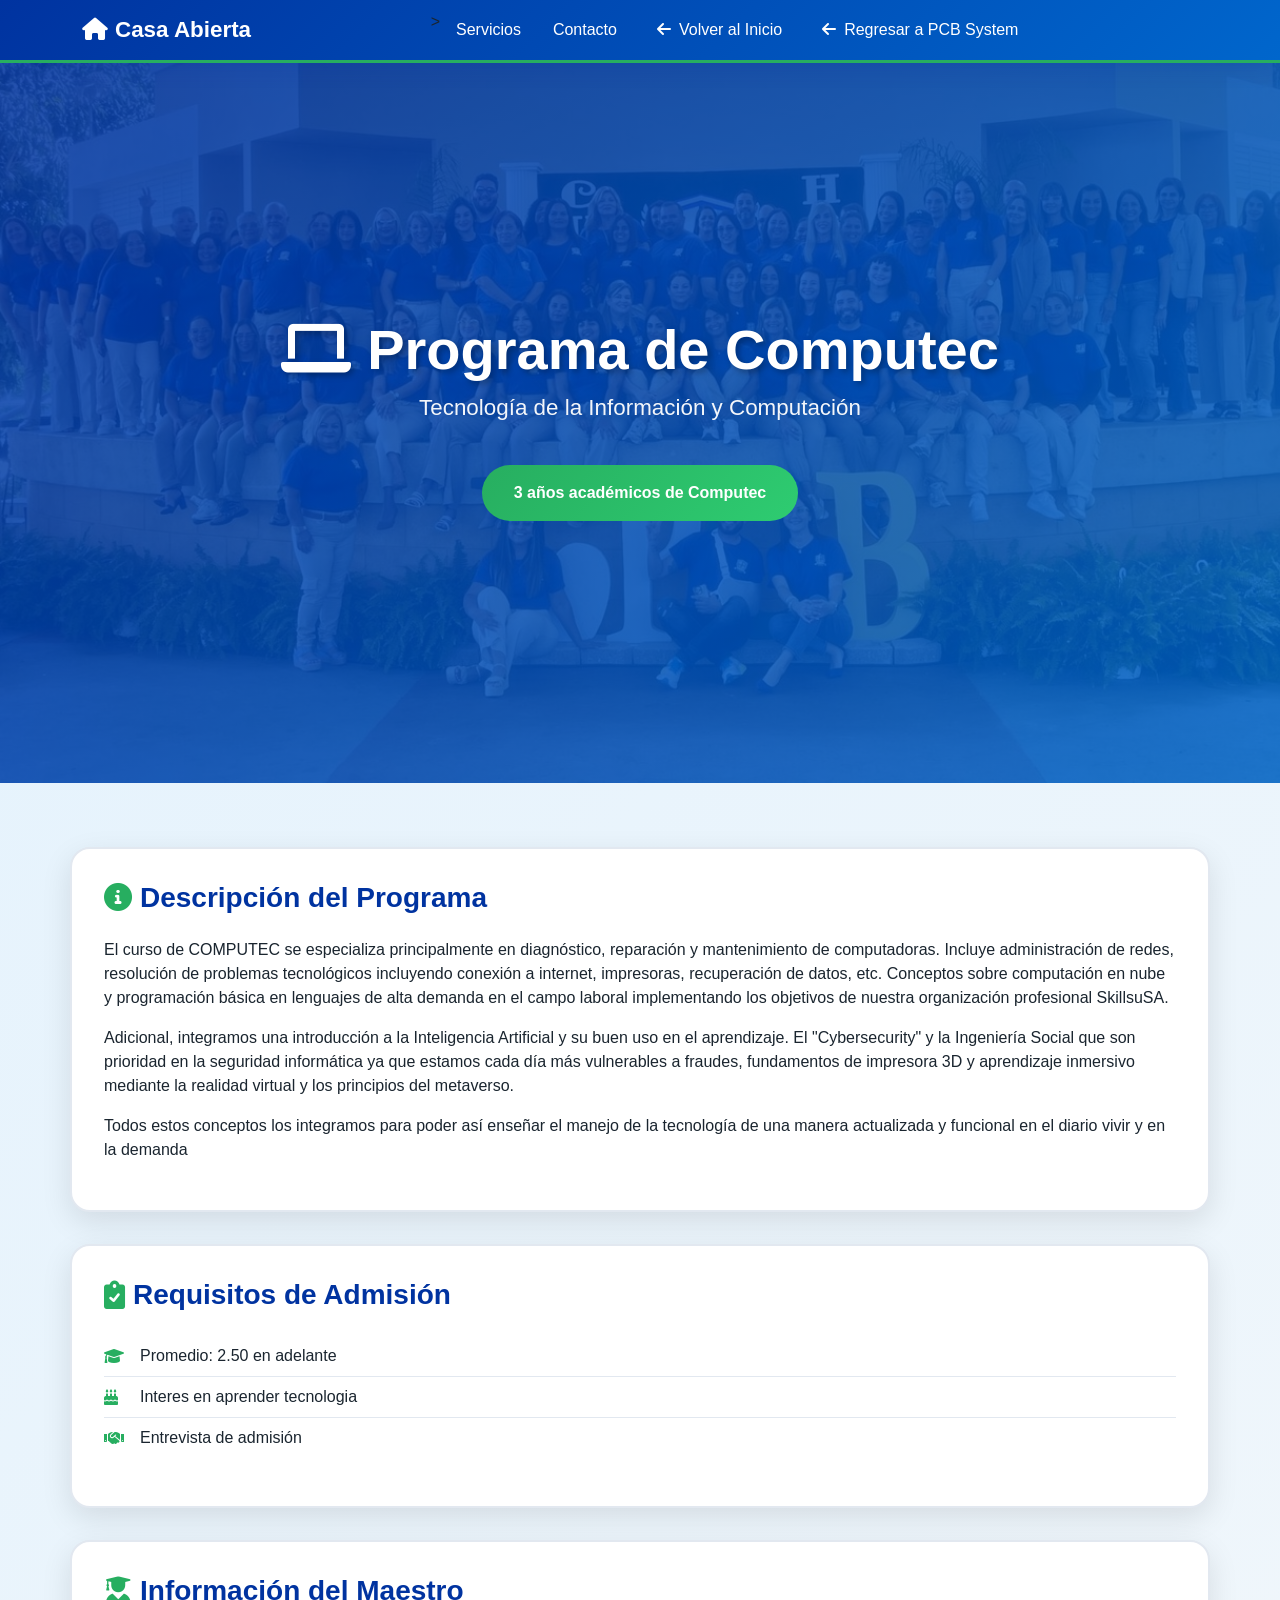
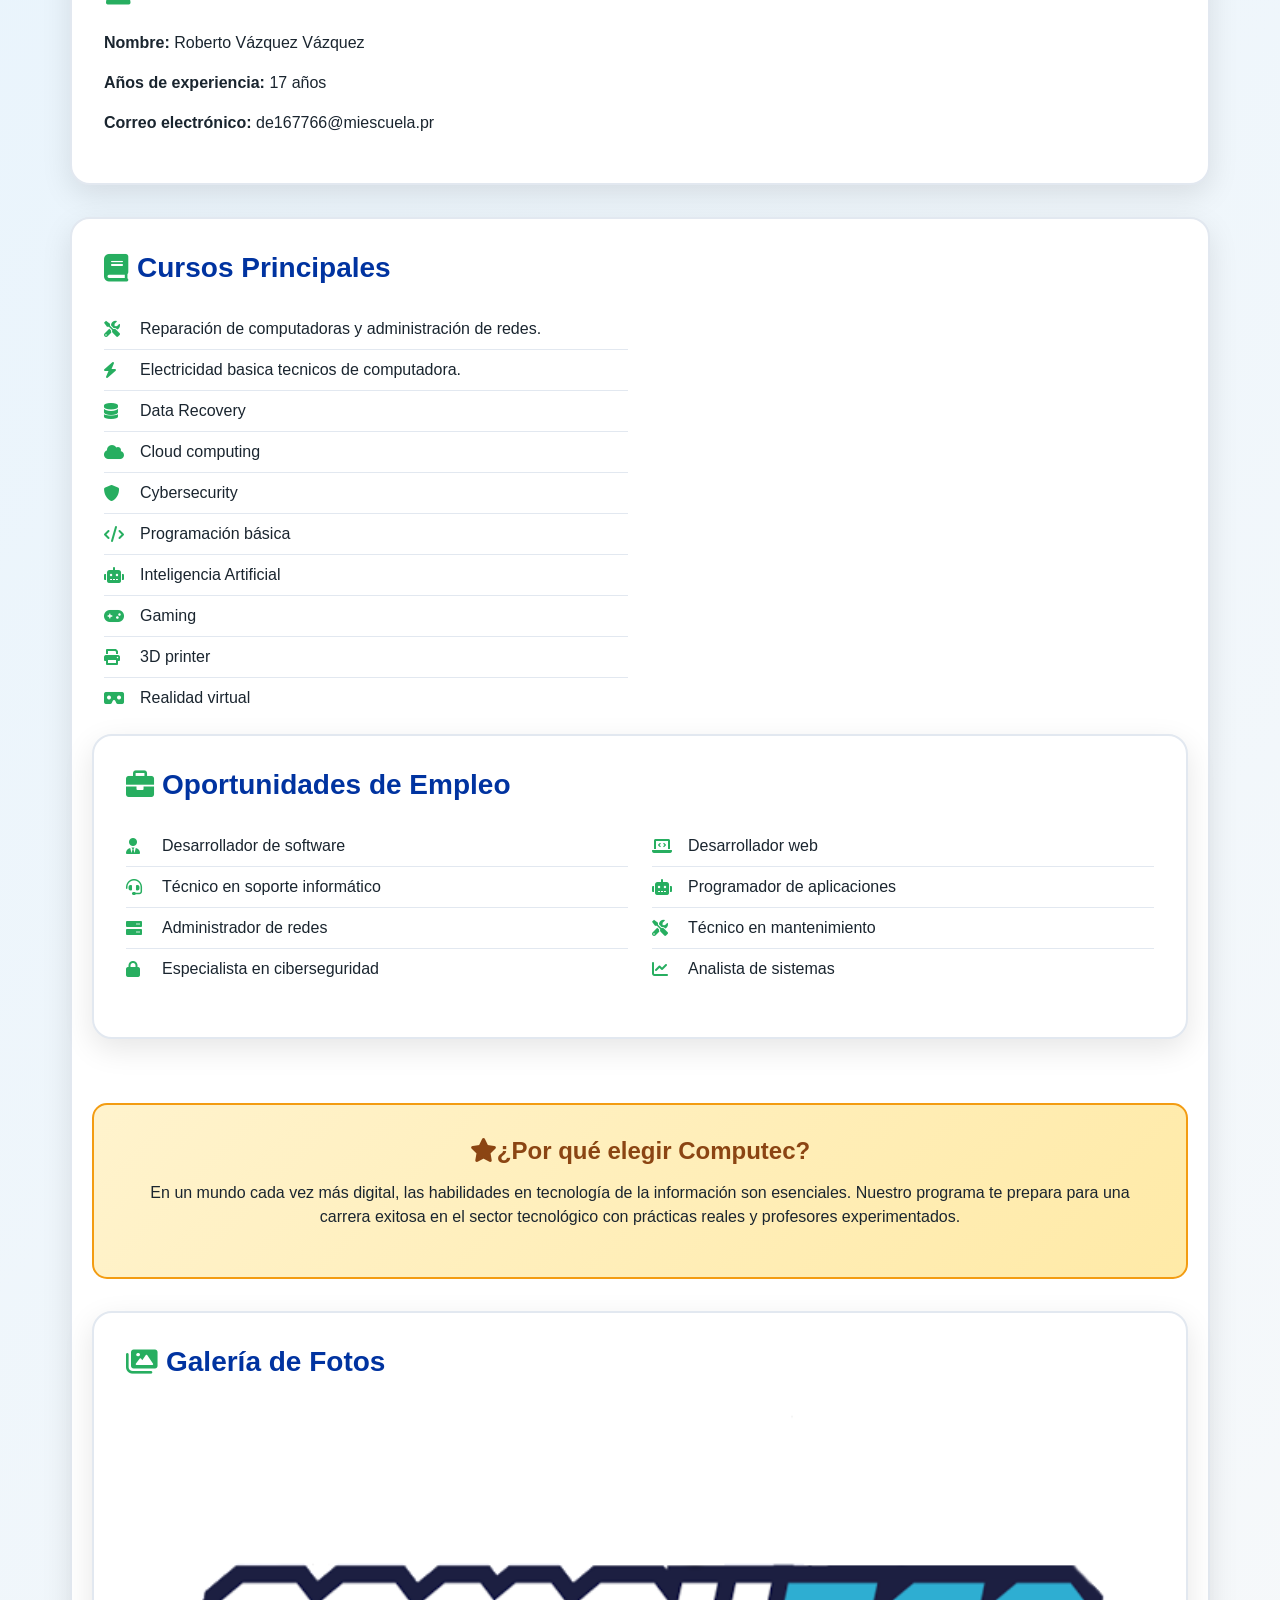
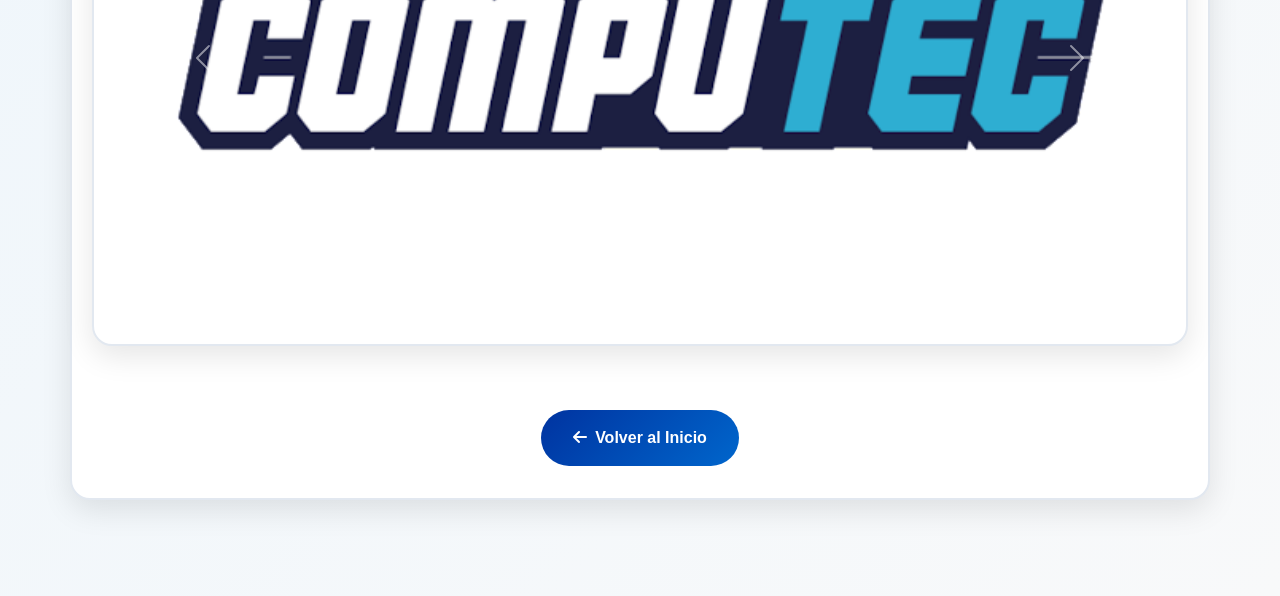
<file: computec.html>
<!DOCTYPE html>
<html lang="es">
<head>
  <meta charset="UTF-8">
  <meta name="viewport" content="width=device-width, initial-scale=1">
  <title>Computec - Casa Abierta</title>
  <link href="https://cdn.jsdelivr.net/npm/bootstrap@5.3.0/dist/css/bootstrap.min.css" rel="stylesheet">
  <link href="https://cdnjs.cloudflare.com/ajax/libs/font-awesome/6.0.0/css/all.min.css" rel="stylesheet">
  <link href="styles.css" rel="stylesheet">
</head>
<body>
  <!-- Navbar -->
  <nav class="navbar navbar-expand-lg navbar-dark">
    <div class="container">
      <a class="navbar-brand" href="index.html">
        <i class="fas fa-home me-2"></i>Casa Abierta
      </a>
      <button class="navbar-toggler" type="button" data-bs-toggle="collapse" data-bs-target="#navbarNav">
        <span class="navbar-toggler-icon"></span>
      </button>
      <div class="collapse navbar-collapse" id="navbarNav">
        <ul class="navbar-nav ms-auto">
>
          </li>
          <li class="nav-item">
            <a class="nav-link" href="index.html#servicios">Servicios</a>
          </li>
          <li class="nav-item">
            <a class="nav-link" href="index.html#contacto">Contacto</a>
          </li>
          <li class="nav-item">
            <a class="nav-link btn btn-primary text-white ms-2" href="index.html"><i class="fas fa-arrow-left me-2"></i>Volver al Inicio</a>
                   <li class="nav-item">
            <a class="nav-link btn btn-primary text-white ms-2" href="https://pcbsystempr-cyber.github.io/pcbsystem/index.html"><i class="fas fa-arrow-left me-2"></i>Regresar a PCB System</a>
          </li>
          </li>
        </ul>
      </div>
    </div>
  </nav>

  <!-- Hero Section -->
  <section class="hero">
    <div class="container">
      <h1><i class="fas fa-laptop me-3"></i>Programa de Computec</h1>
      <p class="lead">Tecnología de la Información y Computación</p>
      <button class="btn btn-outline-primary">3 años académicos de Computec</button>
    </div>
  </section>

  <!-- Content -->
  <div class="container content-section">
    <!-- Descripción -->
    <div class="info-card">
      <h3><i class="fas fa-info-circle"></i>Descripción del Programa</h3>
      <p>El curso de COMPUTEC se especializa principalmente en diagnóstico, reparación y mantenimiento de computadoras. Incluye administración de redes, resolución de problemas tecnológicos incluyendo conexión a internet, impresoras, recuperación de datos, etc. Conceptos sobre computación en nube y programación básica en lenguajes de alta demanda en el campo laboral implementando los objetivos de nuestra organización profesional SkillsuSA.

      </p>Adicional, integramos una introducción a la Inteligencia Artificial y su buen uso en el aprendizaje. El "Cybersecurity" y la Ingeniería Social que son prioridad en la seguridad informática ya que estamos cada día más vulnerables a fraudes, fundamentos de impresora 3D y aprendizaje inmersivo mediante la realidad virtual y los principios del metaverso.</p>

Todos estos conceptos los integramos para poder así enseñar el manejo de la tecnología de una manera actualizada y funcional en el diario vivir y en la demanda</p>
    </div>

    <!-- Requisitos -->
    <div class="info-card">
      <h3><i class="fas fa-clipboard-check"></i>Requisitos de Admisión</h3>
      <ul class="feature-list">
        <li><i class="fas fa-graduation-cap"></i>Promedio: 2.50 en adelante</li>
        <li><i class="fas fa-birthday-cake"></i>Interes en aprender tecnologia</li>
        <li><i class="fas fa-handshake"></i>Entrevista de admisión</li>
      </ul>
    </div>

    <!-- Información del Maestro -->
    <div class="info-card">
      <h3><i class="fas fa-user-graduate"></i>Información del Maestro</h3>
      <p><strong>Nombre:</strong> Roberto Vázquez Vázquez</p>
      <p><strong>Años de experiencia:</strong> 17 años</p>
      <p><strong>Correo electrónico:</strong> de167766@miescuela.pr</p>
    </div>

    <!-- Cursos Principales -->
    <div class="info-card">
      <h3><i class="fas fa-book"></i>Cursos Principales</h3>
      <div class="row">
        <div class="col-md-6">
          <ul class="feature-list">
            <li><i class="fas fa-tools"></i>Reparación de computadoras y administración de redes.</li>
            <li><i class="fas fa-bolt"></i>Electricidad basica tecnicos de computadora.</li>
            <li><i class="fas fa-database"></i>Data Recovery</li>
            <li><i class="fas fa-cloud"></i>Cloud computing</li>
            <li><i class="fas fa-shield-alt"></i>Cybersecurity</li>
            <li><i class="fas fa-code"></i>Programación básica</li>
            <li><i class="fas fa-robot"></i>Inteligencia Artificial</li>
            <li><i class="fas fa-gamepad"></i>Gaming</li>
            <li><i class="fas fa-print"></i>3D printer</li>
            <li><i class="fas fa-vr-cardboard"></i>Realidad virtual</li>
          </ul>
        </div>
       
    <!-- Oportunidades de Empleo -->
    <div class="info-card">
      <h3><i class="fas fa-briefcase"></i>Oportunidades de Empleo</h3>
      <div class="row">
        <div class="col-md-6">
          <ul class="feature-list">
            <li><i class="fas fa-user-tie"></i>Desarrollador de software</li>
            <li><i class="fas fa-headset"></i>Técnico en soporte informático</li>
            <li><i class="fas fa-server"></i>Administrador de redes</li>
            <li><i class="fas fa-lock"></i>Especialista en ciberseguridad</li>
          </ul>
        </div>
        <div class="col-md-6">
          <ul class="feature-list">
            <li><i class="fas fa-laptop-code"></i>Desarrollador web</li>
            <li><i class="fas fa-robot"></i>Programador de aplicaciones</li>
            <li><i class="fas fa-tools"></i>Técnico en mantenimiento</li>
            <li><i class="fas fa-chart-line"></i>Analista de sistemas</li>
          </ul>
        </div>
      </div>
    </div>

    <!-- Highlight Box -->
    <div class="highlight-box">
      <h4><i class="fas fa-star"></i>¿Por qué elegir Computec?</h4>
      <p>En un mundo cada vez más digital, las habilidades en tecnología de la información son esenciales. Nuestro programa te prepara para una carrera exitosa en el sector tecnológico con prácticas reales y profesores experimentados.</p>
    </div>

    

    <!-- Gallery Slideshow -->
    <div class="info-card">
      <h3><i class="fas fa-images"></i> Galería de Fotos</h3>
      <div id="computecCarousel" class="carousel slide" data-bs-ride="carousel" data-bs-interval="3000">
        <div class="carousel-indicators">
          <button type="button" data-bs-target="#computecCarousel" data-bs-slide-to="0" class="active"></button>
          <button type="button" data-bs-target="#computecCarousel" data-bs-slide-to="1"></button>
          <button type="button" data-bs-target="#computecCarousel" data-bs-slide-to="2"></button>
          <button type="button" data-bs-target="#computecCarousel" data-bs-slide-to="3"></button>
          <button type="button" data-bs-target="#computecCarousel" data-bs-slide-to="4"></button>
          <button type="button" data-bs-target="#computecCarousel" data-bs-slide-to="5"></button>
          <button type="button" data-bs-target="#computecCarousel" data-bs-slide-to="6"></button>
          <button type="button" data-bs-target="#computecCarousel" data-bs-slide-to="7"></button>
          <button type="button" data-bs-target="#computecCarousel" data-bs-slide-to="8"></button>
          <button type="button" data-bs-target="#computecCarousel" data-bs-slide-to="9"></button>
          <button type="button" data-bs-target="#computecCarousel" data-bs-slide-to="10"></button>
          <button type="button" data-bs-target="#computecCarousel" data-bs-slide-to="11"></button>
          <button type="button" data-bs-target="#computecCarousel" data-bs-slide-to="12"></button>
          <button type="button" data-bs-target="#computecCarousel" data-bs-slide-to="13"></button>
          
        </div>
        <div class="carousel-inner">
          <div class="carousel-item active">
            <img src="LogoLimpio4.png" class="d-block w-100" alt="Computec - Imagen 1">
          </div>
          <div class="carousel-item">
            <img src="images17.jpeg" class="d-block w-100" alt="Computec - Imagen 2">
          </div>
          <div class="carousel-item">
            <img src="images15.jpeg" class="d-block w-100" alt="Computec - Imagen 3">
          </div>
          <div class="carousel-item">
            <img src="images13.jpeg" class="d-block w-100" alt="Computec - Imagen 4">
          </div>
          <div class="carousel-item">
            <img src="images16.jpeg" class="d-block w-100" alt="Computec - Imagen 5">
          </div>
          <div class="carousel-item">
            <img src="images12.jpeg" class="d-block w-100" alt="Computec - Imagen 6">
          </div>
          <div class="carousel-item">
            <img src="images22.jpeg" class="d-block w-100" alt="Computec - Imagen 7">
          </div>
          <div class="carousel-item">
            <img src="images23.jpeg" class="d-block w-100" alt="Computec - Imagen 8">
          </div>
          <div class="carousel-item">
            <img src="images21.jpeg" class="d-block w-100" alt="Computec - Imagen 9">
          </div>
          <div class="carousel-item">
            <img src="images20.jpeg" class="d-block w-100" alt="Computec - Imagen 10">
          </div>
           <div class="carousel-item">
            <img src="images24.jpeg" class="d-block w-100" alt="Computec - Imagen 11">
          </div>
           <div class="carousel-item">
            <img src="images25.jpeg" class="d-block w-100" alt="Computec - Imagen 12">
          </div>
           <div class="carousel-item">
            <img src="images2.jpeg" class="d-block w-100" alt="Computec - Imagen 13">
          </div>
           <div class="carousel-item">
            <img src="images19.jpeg" class="d-block w-100" alt="Computec - Imagen 14">
          </div>
           <div class="carousel-item">
            <img src="images18.jpeg" class="d-block w-100" alt="Computec - Imagen 15">
          </div>
        </div>
        <button class="carousel-control-prev" type="button" data-bs-target="#computecCarousel" data-bs-slide="prev">
          <span class="carousel-control-prev-icon"></span>
          <span class="visually-hidden">Anterior</span>
        </button>
        <button class="carousel-control-next" type="button" data-bs-target="#computecCarousel" data-bs-slide="next">
          <span class="carousel-control-next-icon"></span>
          <span class="visually-hidden">Siguiente</span>
        </button>
      </div>
    </div>

    <!-- Back Button -->
    <div class="text-center">
      <a href="index.html" class="btn-back">
        <i class="fas fa-arrow-left me-2"></i>Volver al Inicio
      </a>
    </div>
  </div>

  <script src="https://cdn.jsdelivr.net/npm/bootstrap@5.3.0/dist/js/bootstrap.bundle.min.js"></script>
</body>
</html>
</file>
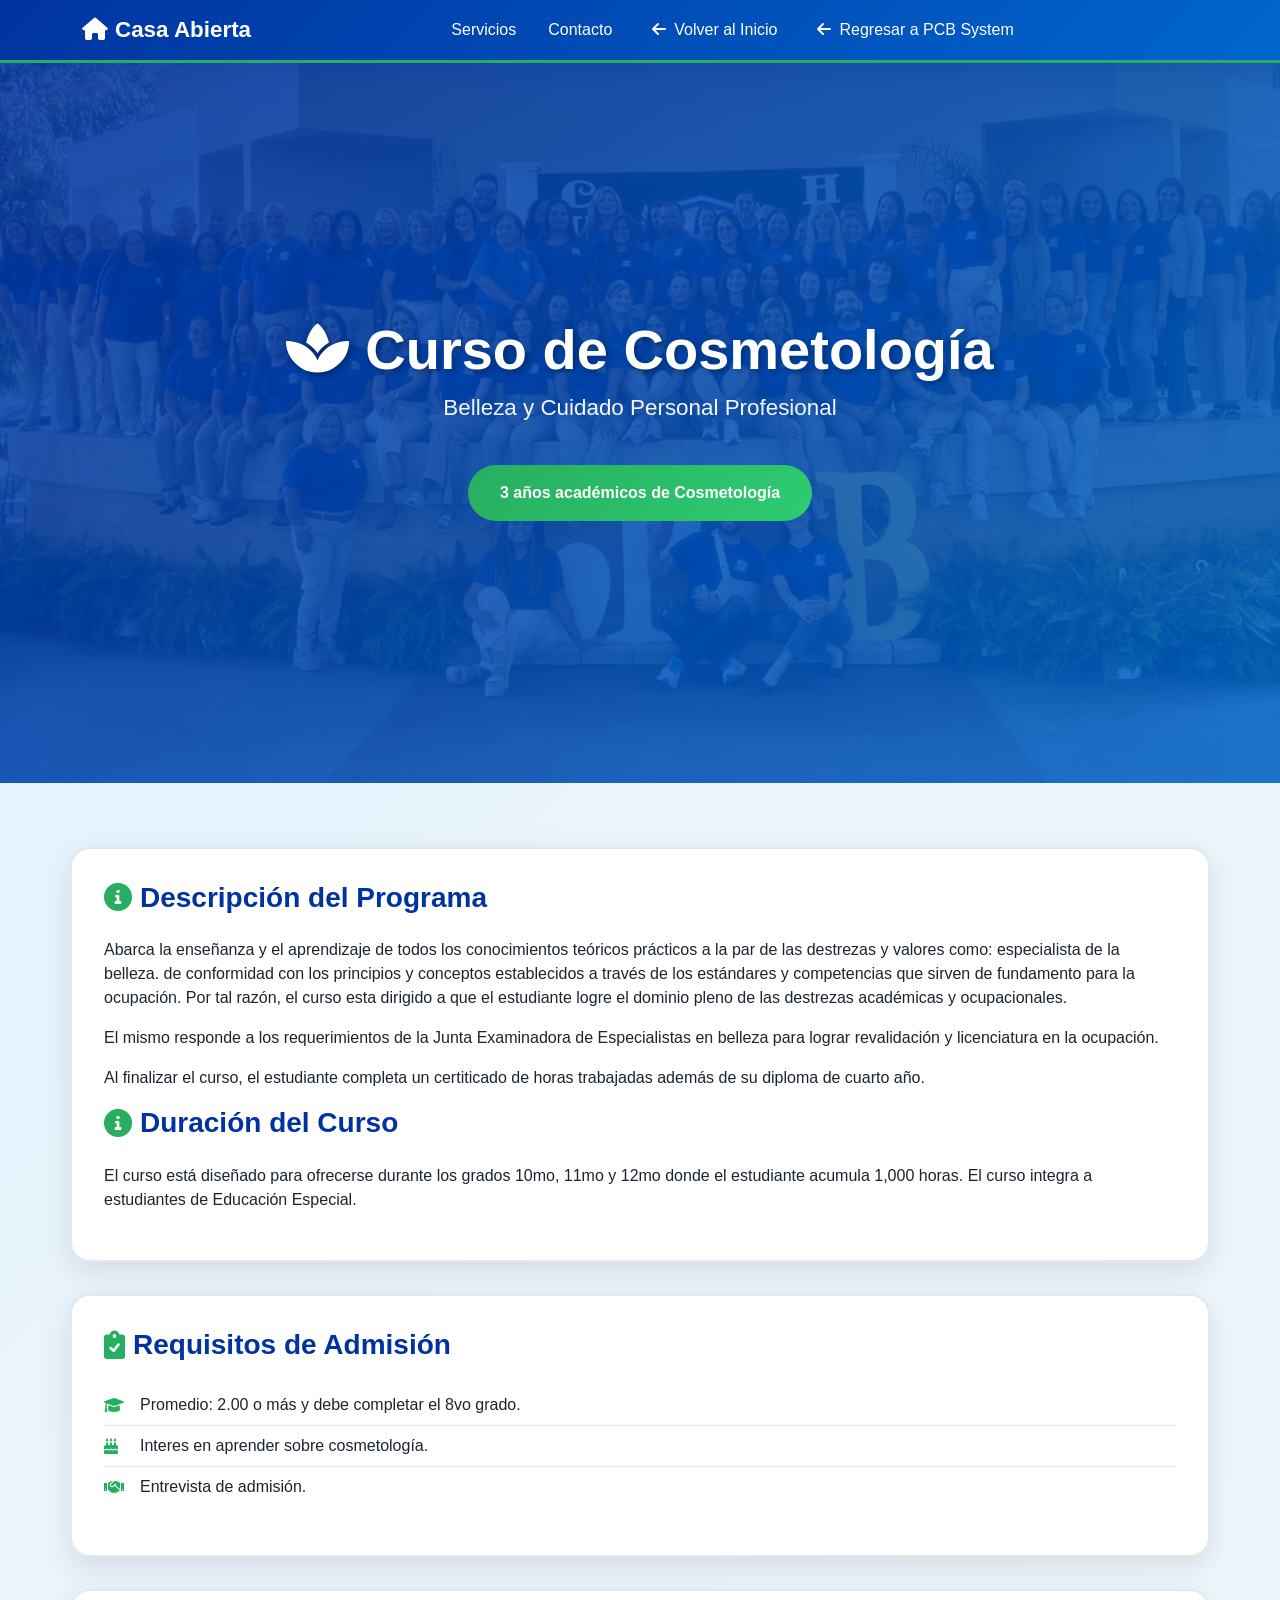
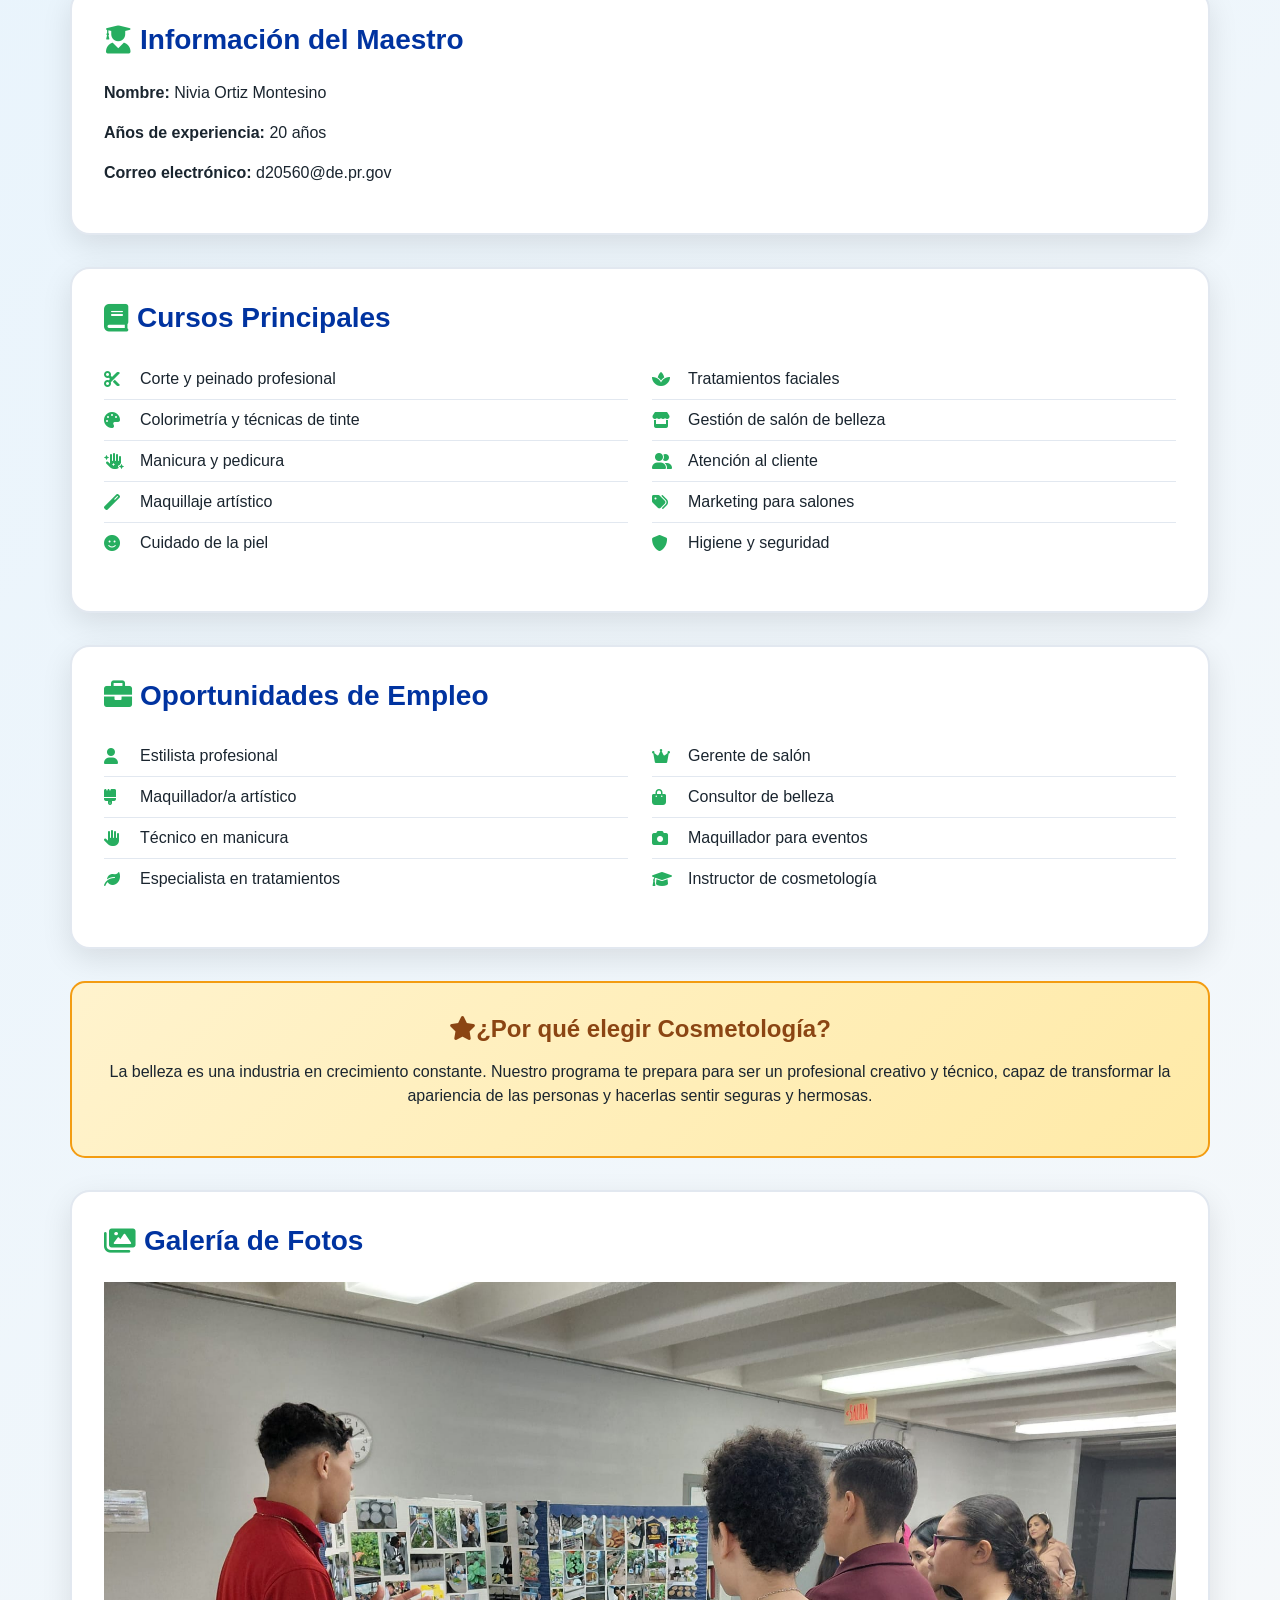
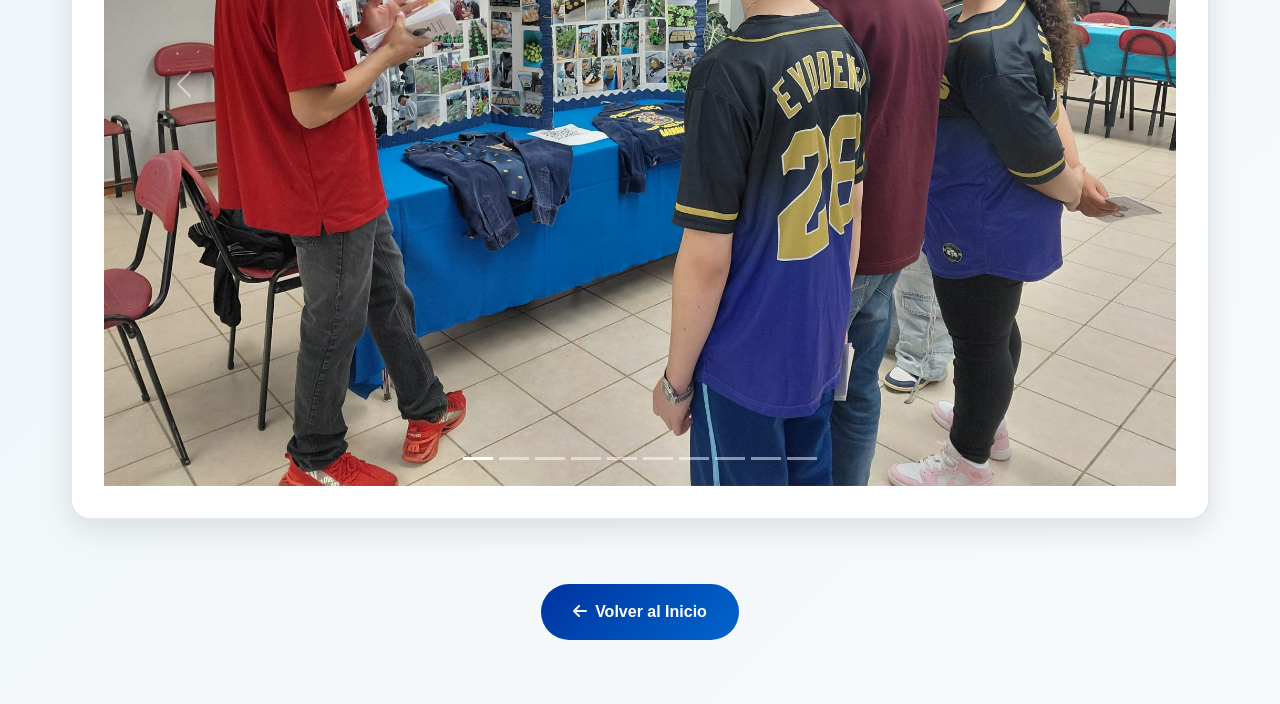
<file: cosmetologia.html>
<!DOCTYPE html>
<html lang="es">
<head>
  <meta charset="UTF-8">
  <meta name="viewport" content="width=device-width, initial-scale=1">
  <title>Cosmetología - Casa Abierta</title>
  <link href="https://cdn.jsdelivr.net/npm/bootstrap@5.3.0/dist/css/bootstrap.min.css" rel="stylesheet">
  <link href="https://cdnjs.cloudflare.com/ajax/libs/font-awesome/6.0.0/css/all.min.css" rel="stylesheet">
  <link href="styles.css" rel="stylesheet">
</head>
<body>
  <!-- Navbar -->
  <nav class="navbar navbar-expand-lg navbar-dark">
    <div class="container">
      <a class="navbar-brand" href="index.html">
        <i class="fas fa-home me-2"></i>Casa Abierta
      </a>
      <button class="navbar-toggler" type="button" data-bs-toggle="collapse" data-bs-target="#navbarNav">
        <span class="navbar-toggler-icon"></span>
      </button>
      <div class="collapse navbar-collapse" id="navbarNav">
        <ul class="navbar-nav ms-auto">

          <li class="nav-item">
            <a class="nav-link" href="index.html#servicios">Servicios</a>
          </li>
          <li class="nav-item">
            <a class="nav-link" href="index.html#contacto">Contacto</a>
          </li>
          <li class="nav-item">
            <a class="nav-link btn btn-primary text-white ms-2" href="index.html"><i class="fas fa-arrow-left me-2"></i>Volver al Inicio</a>
          </li>
                 <li class="nav-item">
            <a class="nav-link btn btn-primary text-white ms-2" href="https://pcbsystempr-cyber.github.io/pcbsystem/index.html"><i class="fas fa-arrow-left me-2"></i>Regresar a PCB System</a>
          </li>
        </ul>
      </div>
    </div>
  </nav>

  <!-- Hero Section -->
  <section class="hero">
    <div class="container">
      <h1><i class="fas fa-spa me-3"></i>Curso de Cosmetología</h1>
      <p class="lead">Belleza y Cuidado Personal Profesional</p>
      <button class="btn btn-outline-primary">3 años académicos de Cosmetología</button>
    </div>
  </section>

  <!-- Content -->
  <div class="container content-section">
    <!-- Descripción -->
    <div class="info-card">
      <h3><i class="fas fa-info-circle"></i>Descripción del Programa</h3>
      <p>Abarca la enseñanza y el aprendizaje de todos los conocimientos teóricos
prácticos a la par de las destrezas y valores como: especialista de la belleza. de conformidad con los principios y conceptos establecidos a través de los estándares y competencias que sirven de fundamento para la ocupación.
Por tal razón, el curso esta dirigido a que el estudiante logre el dominio pleno de las destrezas académicas y ocupacionales. </p>

<p>El mismo responde a los requerimientos de la Junta Examinadora de
Especialistas en belleza para lograr revalidación y licenciatura en la ocupación.</p>
Al finalizar el curso, el estudiante completa un certiticado de horas trabajadas además de su diploma de cuarto año.</p>

  <h3><i class="fas fa-info-circle"></i>Duración del Curso</h3>
<p>El curso está diseñado para ofrecerse durante los grados 10mo, 11mo y 12mo donde el estudiante acumula 1,000 horas. El curso integra a estudiantes de Educación Especial.</p>
    </div>

     <!-- Requisitos -->
    <div class="info-card">
      <h3><i class="fas fa-clipboard-check"></i>Requisitos de Admisión</h3>
      <ul class="feature-list">
        <li><i class="fas fa-graduation-cap"></i>Promedio: 2.00 o más y debe completar el 8vo grado.</li>
        <li><i class="fas fa-birthday-cake"></i>Interes en aprender sobre cosmetología.</li>
        <li><i class="fas fa-handshake"></i>Entrevista de admisión.</li>
      </ul>
    </div>

    <!-- Información del Maestro -->
    <div class="info-card">
      <h3><i class="fas fa-user-graduate"></i>Información del Maestro</h3>
      <p><strong>Nombre:</strong> Nivia Ortiz Montesino</p>
      <p><strong>Años de experiencia:</strong> 20 años</p>
      <p><strong>Correo electrónico:</strong> d20560@de.pr.gov</p>
    </div>

    <!-- Cursos Principales -->
    <div class="info-card">
      <h3><i class="fas fa-book"></i>Cursos Principales</h3>
      <div class="row">
        <div class="col-md-6">
          <ul class="feature-list">
            <li><i class="fas fa-cut"></i>Corte y peinado profesional</li>
            <li><i class="fas fa-palette"></i>Colorimetría y técnicas de tinte</li>
            <li><i class="fas fa-hand-sparkles"></i>Manicura y pedicura</li>
            <li><i class="fas fa-magic"></i>Maquillaje artístico</li>
            <li><i class="fas fa-smile"></i>Cuidado de la piel</li>
          </ul>
        </div>
        <div class="col-md-6">
          <ul class="feature-list">
            <li><i class="fas fa-spa"></i>Tratamientos faciales</li>
            <li><i class="fas fa-store"></i>Gestión de salón de belleza</li>
            <li><i class="fas fa-user-friends"></i>Atención al cliente</li>
            <li><i class="fas fa-tags"></i>Marketing para salones</li>
            <li><i class="fas fa-shield-alt"></i>Higiene y seguridad</li>
          </ul>
        </div>
      </div>
    </div>

    <!-- Oportunidades de Empleo -->
    <div class="info-card">
      <h3><i class="fas fa-briefcase"></i>Oportunidades de Empleo</h3>
      <div class="row">
        <div class="col-md-6">
          <ul class="feature-list">
            <li><i class="fas fa-user"></i>Estilista profesional</li>
            <li><i class="fas fa-brush"></i>Maquillador/a artístico</li>
            <li><i class="fas fa-hand-paper"></i>Técnico en manicura</li>
            <li><i class="fas fa-leaf"></i>Especialista en tratamientos</li>
          </ul>
        </div>
        <div class="col-md-6">
          <ul class="feature-list">
            <li><i class="fas fa-crown"></i>Gerente de salón</li>
            <li><i class="fas fa-shopping-bag"></i>Consultor de belleza</li>
            <li><i class="fas fa-camera"></i>Maquillador para eventos</li>
            <li><i class="fas fa-graduation-cap"></i>Instructor de cosmetología</li>
          </ul>
        </div>
      </div>
    </div>

    <!-- Highlight Box -->
    <div class="highlight-box">
      <h4><i class="fas fa-star"></i>¿Por qué elegir Cosmetología?</h4>
      <p>La belleza es una industria en crecimiento constante. Nuestro programa te prepara para ser un profesional creativo y técnico, capaz de transformar la apariencia de las personas y hacerlas sentir seguras y hermosas.</p>
    </div>

   

    <!-- Gallery Slideshow -->
    <div class="info-card">
      <h3><i class="fas fa-images"></i> Galería de Fotos</h3>
      <div id="cosmetologiaCarousel" class="carousel slide" data-bs-ride="carousel" data-bs-interval="3000">
        <div class="carousel-indicators">
          <button type="button" data-bs-target="#cosmetologiaCarousel" data-bs-slide-to="0" class="active"></button>
          <button type="button" data-bs-target="#cosmetologiaCarousel" data-bs-slide-to="1"></button>
          <button type="button" data-bs-target="#cosmetologiaCarousel" data-bs-slide-to="2"></button>
          <button type="button" data-bs-target="#cosmetologiaCarousel" data-bs-slide-to="3"></button>
          <button type="button" data-bs-target="#cosmetologiaCarousel" data-bs-slide-to="4"></button>
          <button type="button" data-bs-target="#cosmetologiaCarousel" data-bs-slide-to="5"></button>
          <button type="button" data-bs-target="#cosmetologiaCarousel" data-bs-slide-to="6"></button>
          <button type="button" data-bs-target="#cosmetologiaCarousel" data-bs-slide-to="7"></button>
          <button type="button" data-bs-target="#cosmetologiaCarousel" data-bs-slide-to="8"></button>
          <button type="button" data-bs-target="#cosmetologiaCarousel" data-bs-slide-to="9"></button>
        </div>
        <div class="carousel-inner">
          <div class="carousel-item active">
            <img src="images3.jpeg" class="d-block w-100" alt="Cosmetología - Imagen 1">
          </div>
          <div class="carousel-item">
            <img src="images1.jpeg" class="d-block w-100" alt="Cosmetología - Imagen 2">
          </div>
          <div class="carousel-item">
            <img src="images4.jpeg" class="d-block w-100" alt="Cosmetología - Imagen 3">
          </div>
          <div class="carousel-item">
            <img src="images6.jpeg" class="d-block w-100" alt="Cosmetología - Imagen 4">
          </div>
          <div class="carousel-item">
            <img src="images7.jpeg" class="d-block w-100" alt="Cosmetología - Imagen 5">
          </div>
          <div class="carousel-item">
            <img src="images8.jpeg" class="d-block w-100" alt="Cosmetología - Imagen 6">
          </div>
          <div class="carousel-item">
            <img src="images9.jpeg" class="d-block w-100" alt="Cosmetología - Imagen 7">
          </div>
          <div class="carousel-item">
            <img src="images10.jpeg" class="d-block w-100" alt="Cosmetología - Imagen 8">
          </div>
          <div class="carousel-item">
            <img src="images13.jpeg" class="d-block w-100" alt="Cosmetología - Imagen 9">
          </div>
          <div class="carousel-item">
            <img src="images14.jpeg" class="d-block w-100" alt="Cosmetología - Imagen 10">
          </div>
        </div>
        <button class="carousel-control-prev" type="button" data-bs-target="#cosmetologiaCarousel" data-bs-slide="prev">
          <span class="carousel-control-prev-icon"></span>
          <span class="visually-hidden">Anterior</span>
        </button>
        <button class="carousel-control-next" type="button" data-bs-target="#cosmetologiaCarousel" data-bs-slide="next">
          <span class="carousel-control-next-icon"></span>
          <span class="visually-hidden">Siguiente</span>
        </button>
      </div>
    </div>

    <!-- Back Button -->
    <div class="text-center">
      <a href="index.html" class="btn-back">
        <i class="fas fa-arrow-left me-2"></i>Volver al Inicio
      </a>
    </div>
  </div>

  <script src="https://cdn.jsdelivr.net/npm/bootstrap@5.3.0/dist/js/bootstrap.bundle.min.js"></script>
</body>
</html>
</file>
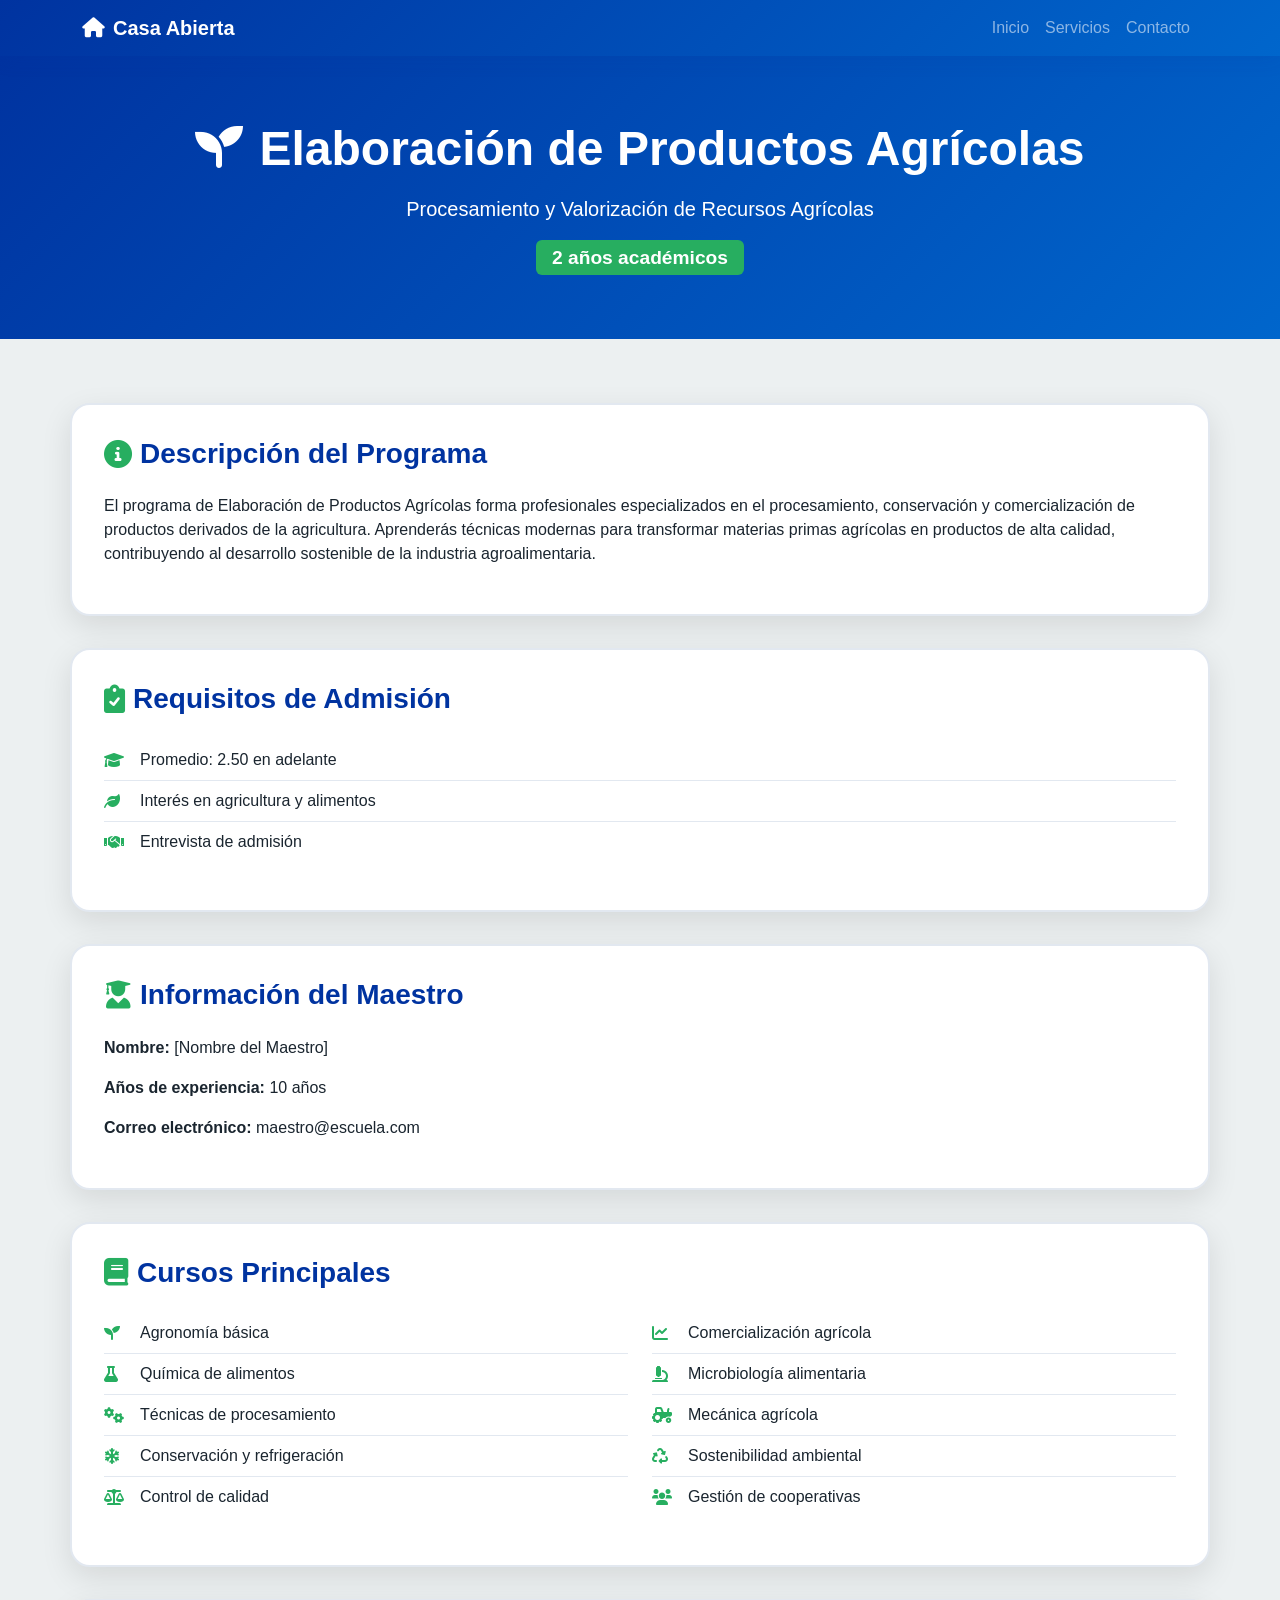
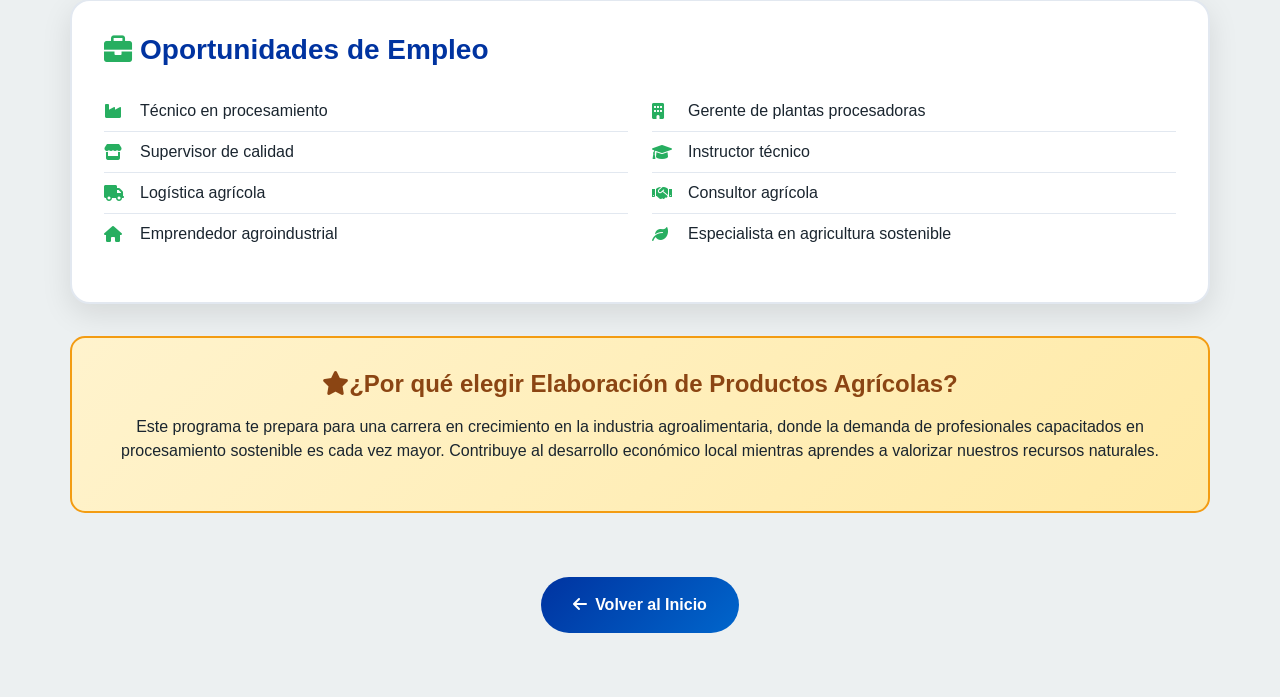
<file: elaboracion-agricola.html>
<!DOCTYPE html>
<html lang="es">
<head>
  <meta charset="UTF-8">
  <meta name="viewport" content="width=device-width, initial-scale=1">
  <title>Elaboración de Productos Agrícolas - Casa Abierta</title>
  <link href="https://cdn.jsdelivr.net/npm/bootstrap@5.3.0/dist/css/bootstrap.min.css" rel="stylesheet">
  <link href="https://cdnjs.cloudflare.com/ajax/libs/font-awesome/6.0.0/css/all.min.css" rel="stylesheet">
  <style>
    :root {
      --primary-color: #0033A0;
      --secondary-color: #0066CC;
      --accent-color: #27AE60;
      --dark-color: #1A252F;
      --light-color: #ECF0F1;
    }

    body {
      font-family: 'Segoe UI', Tahoma, Geneva, Verdana, sans-serif;
      background: var(--light-color);
      color: var(--dark-color);
    }

    .navbar {
      background: linear-gradient(135deg, var(--primary-color) 0%, var(--secondary-color) 100%) !important;
      box-shadow: 0 4px 20px rgba(0,51,160,0.1);
    }

    .navbar-brand {
      font-weight: 700;
      color: white !important;
    }

    .hero {
      background: linear-gradient(135deg, var(--primary-color) 0%, var(--secondary-color) 100%);
      color: white;
      padding: 4rem 0;
      text-align: center;
    }

    .hero h1 {
      font-size: 3rem;
      font-weight: 800;
      margin-bottom: 1rem;
    }

    .hero .badge {
      background: var(--accent-color);
      font-size: 1.2rem;
      padding: 0.5rem 1rem;
    }

    .content-section {
      padding: 4rem 0;
    }

    .info-card {
      background: white;
      border-radius: 20px;
      padding: 2rem;
      box-shadow: 0 10px 30px rgba(0,0,0,0.1);
      margin-bottom: 2rem;
      border: 2px solid #E2E8F0;
    }

    .info-card h3 {
      color: var(--primary-color);
      font-weight: 700;
      margin-bottom: 1.5rem;
      display: flex;
      align-items: center;
    }

    .info-card h3 i {
      margin-right: 0.5rem;
      color: var(--accent-color);
    }

    .feature-list {
      list-style: none;
      padding: 0;
    }

    .feature-list li {
      padding: 0.5rem 0;
      border-bottom: 1px solid #E2E8F0;
      display: flex;
      align-items: center;
    }

    .feature-list li:last-child {
      border-bottom: none;
    }

    .feature-list li i {
      color: var(--accent-color);
      margin-right: 1rem;
      width: 20px;
    }

    .btn-back {
      background: linear-gradient(135deg, var(--primary-color), var(--secondary-color));
      border: none;
      padding: 1rem 2rem;
      border-radius: 50px;
      color: white;
      font-weight: 600;
      text-decoration: none;
      display: inline-block;
      margin-top: 2rem;
      transition: all 0.3s ease;
    }

    .btn-back:hover {
      transform: translateY(-3px);
      box-shadow: 0 10px 20px rgba(0,51,160,0.3);
      color: white;
      text-decoration: none;
    }

    .highlight-box {
      background: linear-gradient(135deg, #FFF3CD 0%, #FFEAA7 100%);
      border: 2px solid #F39C12;
      border-radius: 15px;
      padding: 2rem;
      margin: 2rem 0;
      text-align: center;
    }

    .highlight-box h4 {
      color: #8B4513;
      font-weight: 700;
      margin-bottom: 1rem;
    }
  </style>
</head>
<body>
  <!-- Navbar -->
  <nav class="navbar navbar-expand-lg navbar-dark">
    <div class="container">
      <a class="navbar-brand" href="index.html">
        <i class="fas fa-home me-2"></i>Casa Abierta
      </a>
      <button class="navbar-toggler" type="button" data-bs-toggle="collapse" data-bs-target="#navbarNav">
        <span class="navbar-toggler-icon"></span>
      </button>
      <div class="collapse navbar-collapse" id="navbarNav">
        <ul class="navbar-nav ms-auto">
          <li class="nav-item">
            <a class="nav-link" href="index.html">Inicio</a>
          </li>
          <li class="nav-item">
            <a class="nav-link" href="index.html#servicios">Servicios</a>
          </li>
          <li class="nav-item">
            <a class="nav-link" href="index.html#contacto">Contacto</a>
          </li>
        </ul>
      </div>
    </div>
  </nav>

  <!-- Hero Section -->
  <section class="hero">
    <div class="container">
      <h1><i class="fas fa-seedling me-3"></i>Elaboración de Productos Agrícolas</h1>
      <p class="lead">Procesamiento y Valorización de Recursos Agrícolas</p>
      <span class="badge">2 años académicos</span>
    </div>
  </section>

  <!-- Content -->
  <div class="container content-section">
    <!-- Descripción -->
    <div class="info-card">
      <h3><i class="fas fa-info-circle"></i>Descripción del Programa</h3>
      <p>El programa de Elaboración de Productos Agrícolas forma profesionales especializados en el procesamiento, conservación y comercialización de productos derivados de la agricultura. Aprenderás técnicas modernas para transformar materias primas agrícolas en productos de alta calidad, contribuyendo al desarrollo sostenible de la industria agroalimentaria.</p>
    </div>

     <!-- Requisitos -->
    <div class="info-card">
      <h3><i class="fas fa-clipboard-check"></i>Requisitos de Admisión</h3>
      <ul class="feature-list">
        <li><i class="fas fa-graduation-cap"></i>Promedio: 2.50 en adelante</li>
        <li><i class="fas fa-leaf"></i>Interés en agricultura y alimentos</li>
        <li><i class="fas fa-handshake"></i>Entrevista de admisión</li>
      </ul>
    </div>

    <!-- Información del Maestro -->
    <div class="info-card">
      <h3><i class="fas fa-user-graduate"></i>Información del Maestro</h3>
      <p><strong>Nombre:</strong> [Nombre del Maestro]</p>
      <p><strong>Años de experiencia:</strong> 10 años</p>
      <p><strong>Correo electrónico:</strong> maestro@escuela.com</p>
    </div>

    <!-- Cursos Principales -->
    <div class="info-card">
      <h3><i class="fas fa-book"></i>Cursos Principales</h3>
      <div class="row">
        <div class="col-md-6">
          <ul class="feature-list">
            <li><i class="fas fa-seedling"></i>Agronomía básica</li>
            <li><i class="fas fa-flask"></i>Química de alimentos</li>
            <li><i class="fas fa-cogs"></i>Técnicas de procesamiento</li>
            <li><i class="fas fa-snowflake"></i>Conservación y refrigeración</li>
            <li><i class="fas fa-balance-scale"></i>Control de calidad</li>
          </ul>
        </div>
        <div class="col-md-6">
          <ul class="feature-list">
            <li><i class="fas fa-chart-line"></i>Comercialización agrícola</li>
            <li><i class="fas fa-microscope"></i>Microbiología alimentaria</li>
            <li><i class="fas fa-tractor"></i>Mecánica agrícola</li>
            <li><i class="fas fa-recycle"></i>Sostenibilidad ambiental</li>
            <li><i class="fas fa-users"></i>Gestión de cooperativas</li>
          </ul>
        </div>
      </div>
    </div>

    <!-- Oportunidades de Empleo -->
    <div class="info-card">
      <h3><i class="fas fa-briefcase"></i>Oportunidades de Empleo</h3>
      <div class="row">
        <div class="col-md-6">
          <ul class="feature-list">
            <li><i class="fas fa-industry"></i>Técnico en procesamiento</li>
            <li><i class="fas fa-store"></i>Supervisor de calidad</li>
            <li><i class="fas fa-truck"></i>Logística agrícola</li>
            <li><i class="fas fa-home"></i>Emprendedor agroindustrial</li>
          </ul>
        </div>
        <div class="col-md-6">
          <ul class="feature-list">
            <li><i class="fas fa-building"></i>Gerente de plantas procesadoras</li>
            <li><i class="fas fa-graduation-cap"></i>Instructor técnico</li>
            <li><i class="fas fa-handshake"></i>Consultor agrícola</li>
            <li><i class="fas fa-leaf"></i>Especialista en agricultura sostenible</li>
          </ul>
        </div>
      </div>
    </div>

    <!-- Highlight Box -->
    <div class="highlight-box">
      <h4><i class="fas fa-star"></i>¿Por qué elegir Elaboración de Productos Agrícolas?</h4>
      <p>Este programa te prepara para una carrera en crecimiento en la industria agroalimentaria, donde la demanda de profesionales capacitados en procesamiento sostenible es cada vez mayor. Contribuye al desarrollo económico local mientras aprendes a valorizar nuestros recursos naturales.</p>
    </div>

    <!-- Back Button -->
    <div class="text-center">
      <a href="index.html" class="btn-back">
        <i class="fas fa-arrow-left me-2"></i>Volver al Inicio
      </a>
    </div>
  </div>

  <script src="https://cdn.jsdelivr.net/npm/bootstrap@5.3.0/dist/js/bootstrap.bundle.min.js"></script>
</body>
</html>
</file>
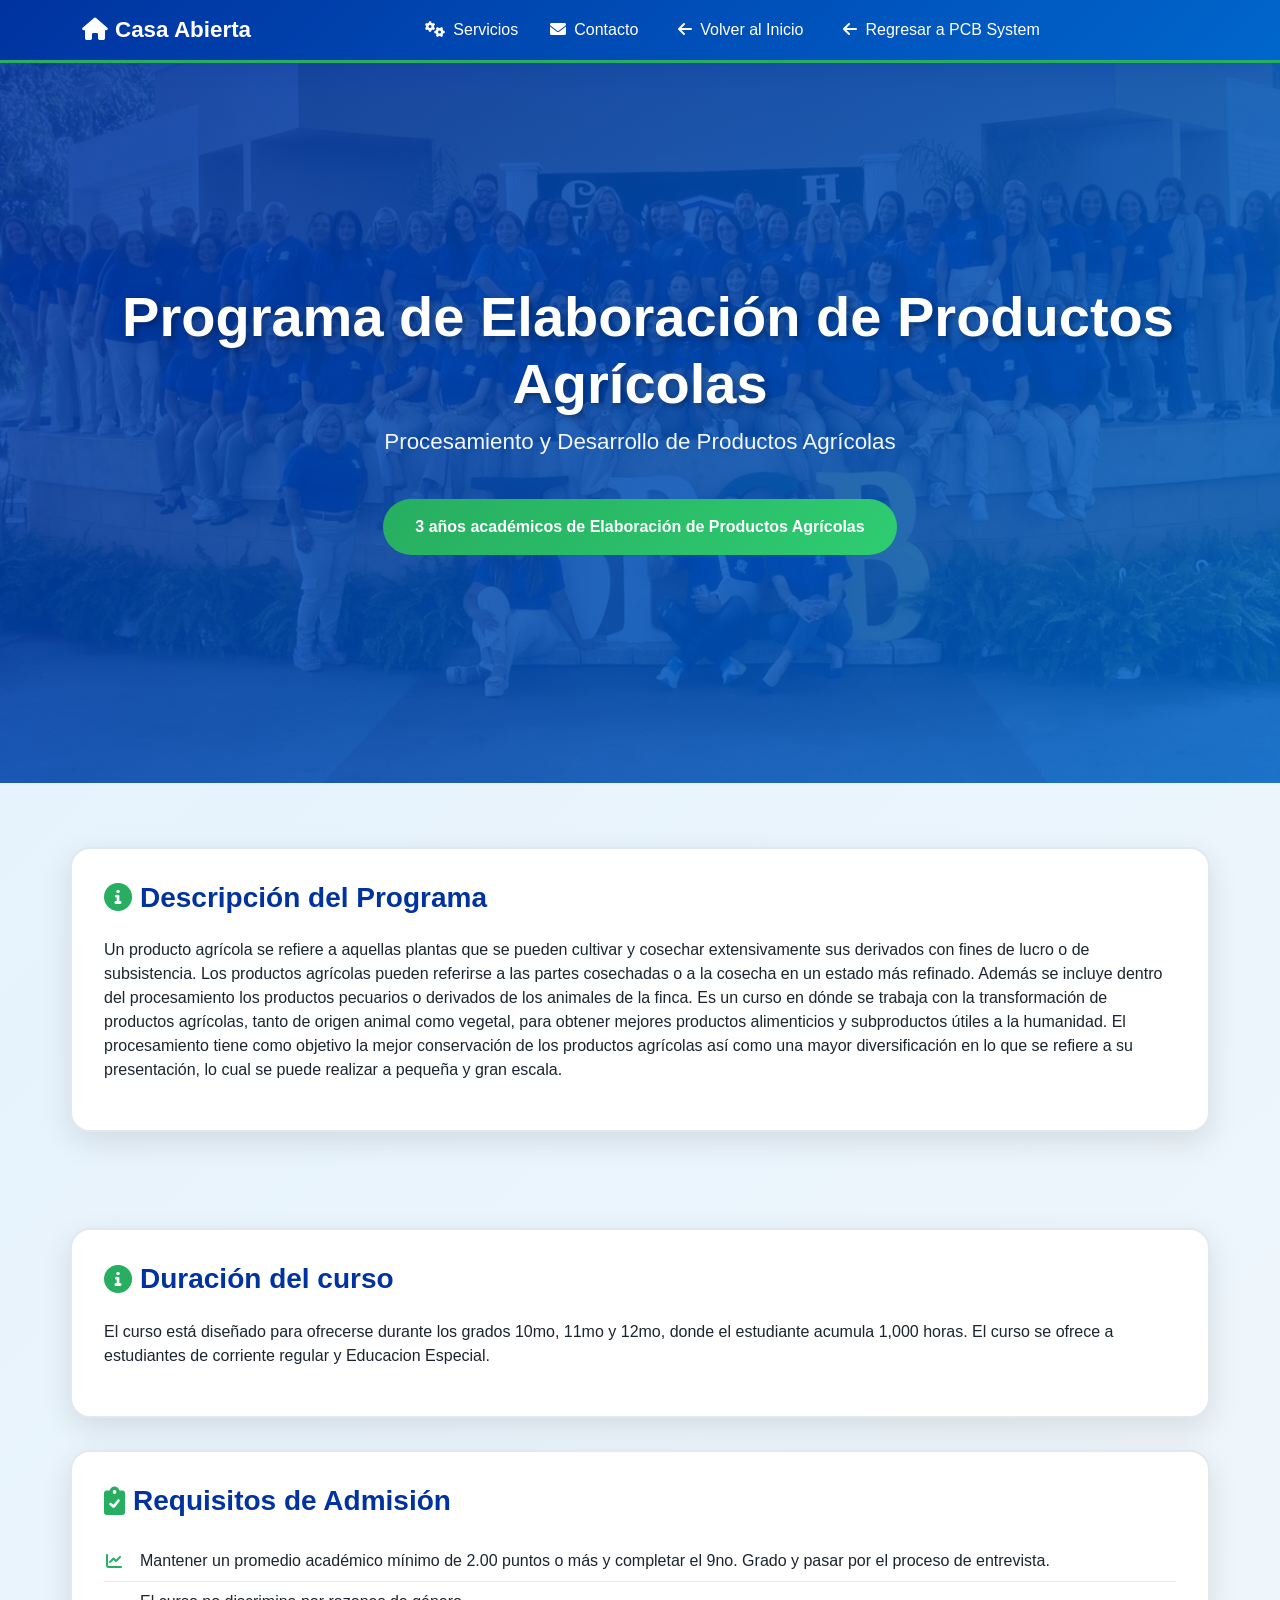
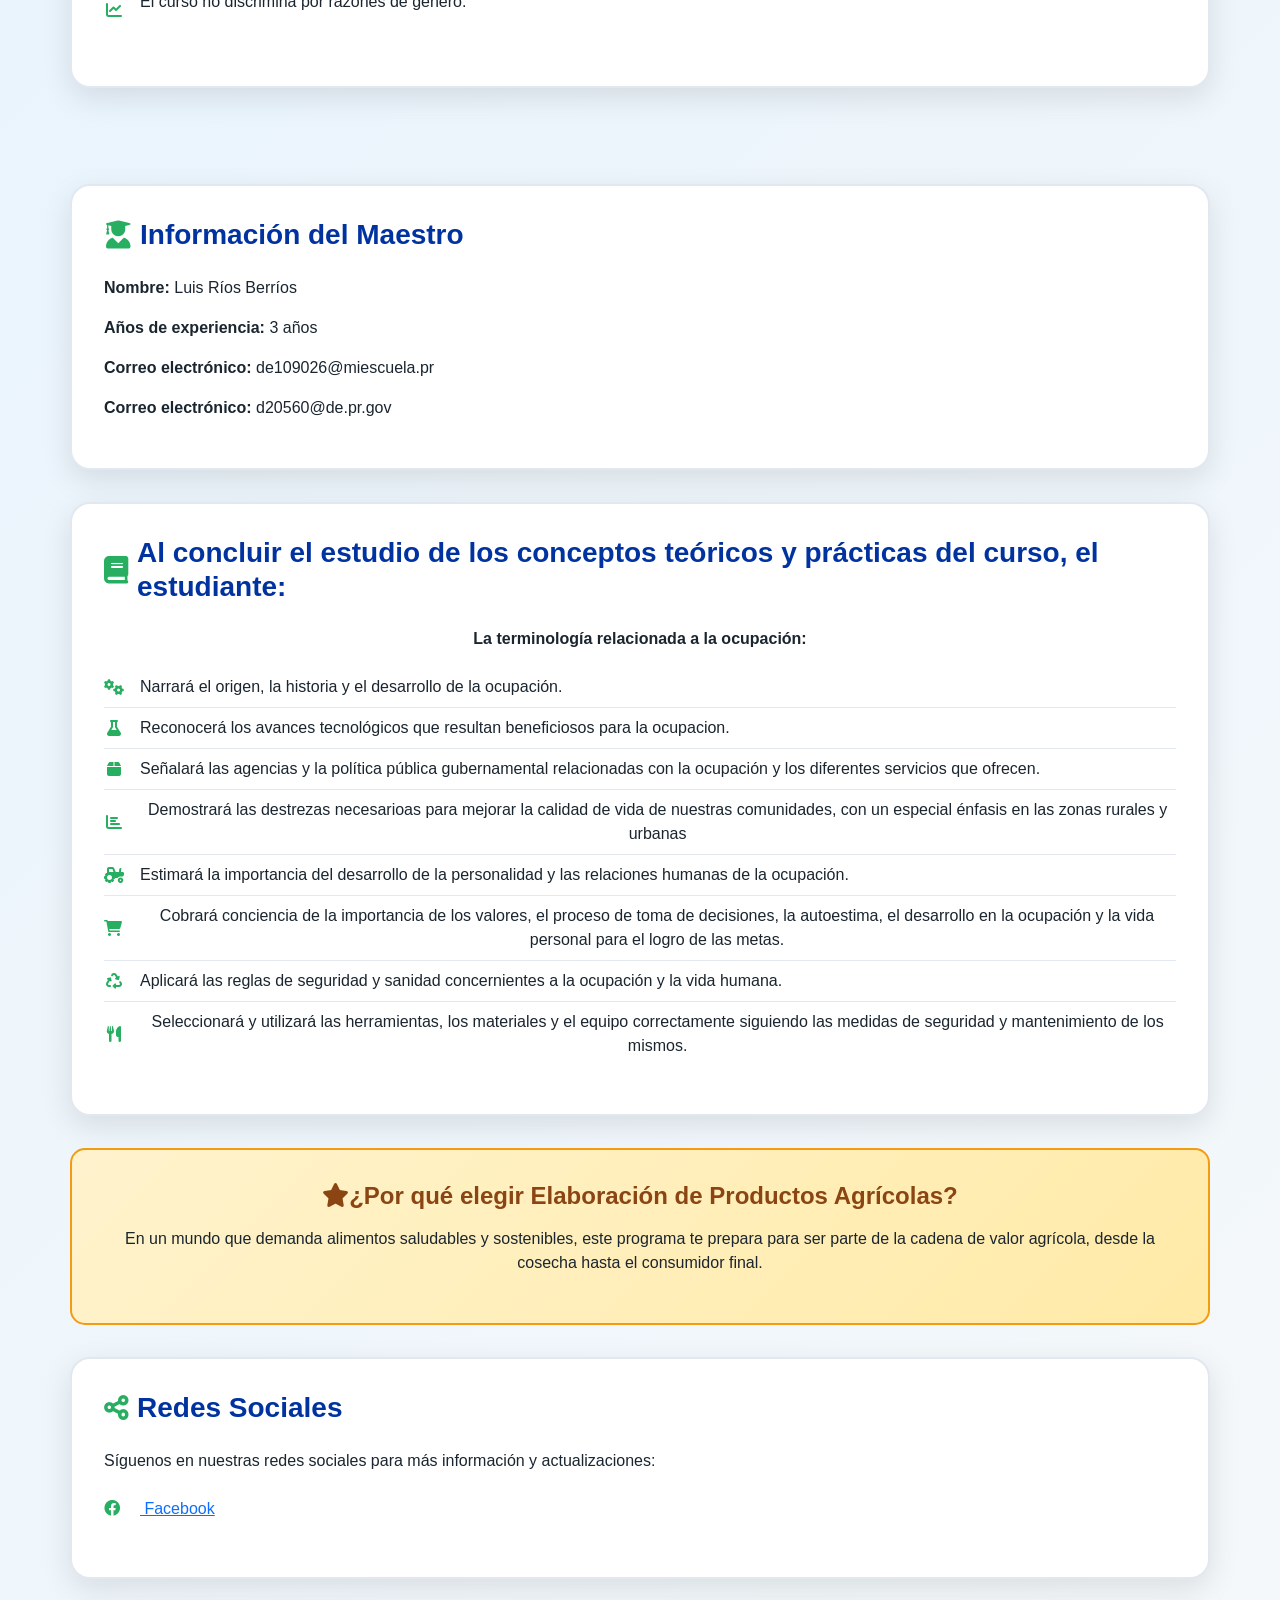
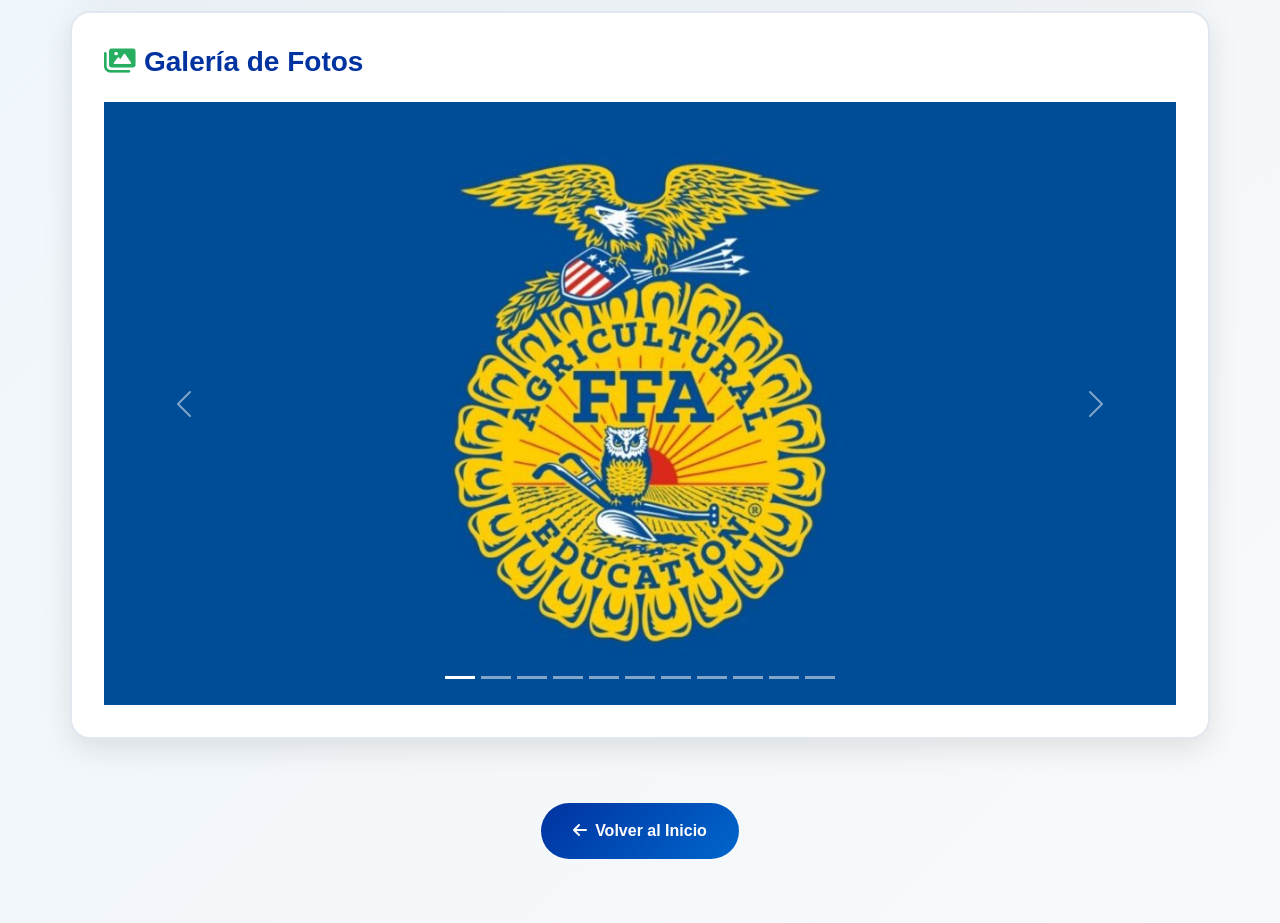
<file: elaboracion-agricolas.html>
<!DOCTYPE html>
<html lang="es">
<head>
  <meta charset="UTF-8">
  <meta name="viewport" content="width=device-width, initial-scale=1">
  <title>Elaboración de Productos Agrícolas - Casa Abierta</title>
  <link href="https://cdn.jsdelivr.net/npm/bootstrap@5.3.0/dist/css/bootstrap.min.css" rel="stylesheet">
  <link href="https://cdnjs.cloudflare.com/ajax/libs/font-awesome/6.0.0/css/all.min.css" rel="stylesheet">
  <link href="styles.css" rel="stylesheet">
</head>
<body>
  <!-- Navbar -->
  <nav class="navbar navbar-expand-lg navbar-dark">
    <div class="container">
      <a class="navbar-brand" href="index.html">
        <i class="fas fa-home me-2"></i>Casa Abierta
      </a>
      <button class="navbar-toggler" type="button" data-bs-toggle="collapse" data-bs-target="#navbarNav">
        <span class="navbar-toggler-icon"></span>
      </button>
      <div class="collapse navbar-collapse" id="navbarNav">
        <ul class="navbar-nav justify-content-center w-100">

          <li class="nav-item">
            <a class="nav-link text-center" href="index.html#servicios"><i class="fas fa-cogs me-2"></i>Servicios</a>
          </li>
          <li class="nav-item">
            <a class="nav-link text-center" href="index.html#contacto"><i class="fas fa-envelope me-2"></i>Contacto</a>
          </li>
          <li class="nav-item">
            <a class="nav-link btn btn-primary text-white ms-2" href="index.html"><i class="fas fa-arrow-left me-2"></i>Volver al Inicio</a>
                   <li class="nav-item">
            <a class="nav-link btn btn-primary text-white ms-2" href="https://pcbsystempr-cyber.github.io/pcbsystem/index.html"><i class="fas fa-arrow-left me-2"></i>Regresar a PCB System</a>
          </li>
          </li>
        </ul>
      </div>

    </div>
  </nav>

  <!-- Hero Section -->
  <section class="hero">
    <div class="container">
      <h1><i class="fas fa-wheat me-3"></i>Programa de Elaboración de Productos Agrícolas</h1>
      <p class="lead">Procesamiento y Desarrollo de Productos Agrícolas</p>
      <button class="btn btn-outline-primary">3 años académicos de Elaboración de Productos Agrícolas</button>
    </div>
  </section>

  <!-- Content -->
  <div class="container content-section">
    <!-- Descripción -->
    <div class="info-card">
      <h3><i class="fas fa-info-circle"></i>Descripción del Programa</h3>
      <p>Un producto agrícola se refiere a aquellas plantas que se pueden cultivar y cosechar extensivamente sus derivados con fines de lucro o de subsistencia. Los productos agrícolas pueden referirse a las partes cosechadas o a la cosecha en un estado más refinado. Además se incluye dentro del procesamiento los productos pecuarios o derivados de los animales de la finca. Es un curso en dónde se trabaja con la transformación de productos agrícolas, tanto de origen animal como vegetal, para obtener mejores productos alimenticios y subproductos útiles a la humanidad. El procesamiento tiene como objetivo la mejor conservación de los productos agrícolas así como una mayor diversificación en lo que se refiere a su presentación, lo cual se puede realizar a pequeña y gran escala.</p>
    </div>
    <!-- Content -->
  <div class="container content-section">
    <!-- Descripción -->
    <div class="info-card">
      <h3><i class="fas fa-info-circle"></i>Duración del curso</h3>
      <p>El curso está diseñado para ofrecerse durante los grados 10mo, 11mo y 12mo, donde el estudiante acumula 1,000 horas. El curso se ofrece a estudiantes de corriente regular y Educacion Especial.</p>
    </div>


    <!-- Requisitos -->
    <!-- Requisitos de Admisión -->
<div class="info-card">
  <h3><i class="fas fa-clipboard-check"></i>Requisitos de Admisión</h3>
  <ul class="feature-list text-center">
 
    <li><i class="fas fa-chart-line"></i>Mantener un promedio académico mínimo de 2.00 puntos o más y completar el 9no. Grado y pasar por el proceso de entrevista.</li>
       <li><i class="fas fa-chart-line"></i><p>El curso no discrimina por razones de género.</ul></div></p>
</li>
  </ul>
</div>


    <!-- Información del Maestro -->
    <div class="info-card">
      <h3><i class="fas fa-user-graduate"></i>Información del Maestro</h3>
      <p><strong>Nombre:</strong> Luis Ríos Berríos</p>
      <p><strong>Años de experiencia:</strong> 3 años</p>
      <p><strong>Correo electrónico:</strong> de109026@miescuela.pr</p>
      <p><strong>Correo electrónico:</strong> d20560@de.pr.gov</p>
    </div>

    <!-- Al concluir el estudio de los conceptos teóricos y prácticas del curso, el estudiante-->
    <div class="info-card">
      <h3><i class="fas fa-book"></i>Al concluir el estudio de los conceptos teóricos y prácticas del curso, el estudiante:</h3>
      <div class="row">
        <div class="col-12">
          <ul class="feature-list text-center">
        <strong><p> La terminología relacionada a la ocupación:</p></strong> 
            <li><i class="fas fa-cogs"></i>Narrará el origen, la historia y el desarrollo de la ocupación.</li>
            <li><i class="fas fa-flask"></i>Reconocerá los avances tecnológicos que resultan beneficiosos para la ocupacion.</li>
            <li><i class="fas fa-box"></i>Señalará las agencias y la política pública gubernamental relacionadas con la ocupación y los diferentes servicios que ofrecen.</li>
            <li><i class="fas fa-chart-bar"></i>Demostrará las destrezas necesarioas para mejorar la calidad de vida de nuestras comunidades, con un especial énfasis en las zonas rurales y urbanas</li>
            <li><i class="fas fa-tractor"></i>Estimará la importancia del desarrollo de la personalidad y las relaciones humanas de la ocupación.</li>
            <li><i class="fas fa-shopping-cart"></i>Cobrará conciencia de la importancia de los valores, el proceso de toma de decisiones, la autoestima, el desarrollo en la ocupación y la vida personal para el logro de las metas.</li>
            <li><i class="fas fa-recycle"></i>Aplicará las reglas de seguridad y sanidad concernientes a la ocupación y la vida humana.</li>
            <li><i class="fas fa-utensils"></i>Seleccionará y utilizará las herramientas, los materiales y el equipo correctamente siguiendo las medidas de seguridad y mantenimiento de los mismos.</li>
          </ul>
        </div>
      </div>
    </div>

    <!-- Highlight Box -->
    <div class="highlight-box">
      <h4><i class="fas fa-star"></i>¿Por qué elegir Elaboración de Productos Agrícolas?</h4>
      <p>En un mundo que demanda alimentos saludables y sostenibles, este programa te prepara para ser parte de la cadena de valor agrícola, desde la cosecha hasta el consumidor final.</p>
    </div>

    <!-- Redes Sociales -->
    <div class="info-card">
      <h3><i class="fas fa-share-alt"></i>Redes Sociales</h3>
      
      <p>Síguenos en nuestras redes sociales para más información y actualizaciones:</p>
      <ul class="feature-list">
        <li><a href="https://www.facebook.com/groups/1465759740360944/" target="_blank"><i class="fab fa-facebook"></i> Facebook</a></li>
       
        
        
      </ul>
    </div>

    <!-- Gallery Slideshow -->
    <div class="info-card">
      <h3><i class="fas fa-images"></i> Galería de Fotos</h3>
      <div id="agricolasCarousel" class="carousel slide" data-bs-ride="carousel" data-bs-interval="3000">
        <div class="carousel-indicators">
          <button type="button" data-bs-target="#agricolasCarousel" data-bs-slide-to="0" class="active"></button>
          <button type="button" data-bs-target="#agricolasCarousel" data-bs-slide-to="1"></button>
          <button type="button" data-bs-target="#agricolasCarousel" data-bs-slide-to="2"></button>
          <button type="button" data-bs-target="#agricolasCarousel" data-bs-slide-to="3"></button>
          <button type="button" data-bs-target="#agricolasCarousel" data-bs-slide-to="4"></button>
          <button type="button" data-bs-target="#agricolasCarousel" data-bs-slide-to="5"></button>
          <button type="button" data-bs-target="#agricolasCarousel" data-bs-slide-to="6"></button>
          <button type="button" data-bs-target="#agricolasCarousel" data-bs-slide-to="7"></button>
          <button type="button" data-bs-target="#agricolasCarousel" data-bs-slide-to="8"></button>
          <button type="button" data-bs-target="#agricolasCarousel" data-bs-slide-to="9"></button>
          <button type="button" data-bs-target="#agricolasCarousel" data-bs-slide-to="10"></button>
        </div>
        <div class="carousel-inner">
          <div class="carousel-item active">
            <img src="imageslogo.jpg" class="d-block w-100" alt="Elaboración de Productos Agrícolas - Imagen 1">
          </div>
          <div class="carousel-item">
            <img src="images2.jpg" class="d-block w-100" alt="Elaboración de Productos Agrícolas - Imagen 2">
          </div>
          <div class="carousel-item">
            <img src="images3.jpg" class="d-block w-100" alt="Elaboración de Productos Agrícolas - Imagen 3">
          </div>
          <div class="carousel-item">
            <img src="images4.jpg" class="d-block w-100" alt="Elaboración de Productos Agrícolas - Imagen 4">
          </div>
          <div class="carousel-item">
            <img src="images5.jpeg" class="d-block w-100" alt="Elaboración de Productos Agrícolas - Imagen 5">
          </div>
          <div class="carousel-item">
            <img src="images6.jpeg" class="d-block w-100" alt="Elaboración de Productos Agrícolas - Imagen 6">
          </div>
          <div class="carousel-item">
            <img src="images1.jpg" class="d-block w-100" alt="Elaboración de Productos Agrícolas - Imagen 7">
          </div>
          <div class="carousel-item">
            <img src="images2.jpeg" class="d-block w-100" alt="Elaboración de Productos Agrícolas - Imagen 8">
          </div>
          <div class="carousel-item">
            <img src="images1.jpeg" class="d-block w-100" alt="Elaboración de Productos Agrícolas - Imagen 9">
          </div>
          <div class="carousel-item">
            <img src="images11.jpg" class="d-block w-100" alt="Elaboración de Productos Agrícolas - Imagen 10">
          </div>
          <div class="carousel-item">
            <img src="images3.jpeg" class="d-block w-100" alt="Elaboración de Productos Agrícolas - Imagen 11">
          </div>
        </div>
        <button class="carousel-control-prev" type="button" data-bs-target="#agricolasCarousel" data-bs-slide="prev">
          <span class="carousel-control-prev-icon"></span>
          <span class="visually-hidden">Anterior</span>
        </button>
        <button class="carousel-control-next" type="button" data-bs-target="#agricolasCarousel" data-bs-slide="next">
          <span class="carousel-control-next-icon"></span>
          <span class="visually-hidden">Siguiente</span>
        </button>
      </div>
    </div>

    <!-- Botón -->
    <div class="text-center">
      <a href="index.html" class="btn-back">
        <i class="fas fa-arrow-left me-2"></i>Volver al Inicio
      </a>
    </div>
  </div>

  <script src="https://cdn.jsdelivr.net/npm/bootstrap@5.3.0/dist/js/bootstrap.bundle.min.js"></script>
  <script src="scripts.js"></script>
</body>
</html>
</file>
<file: styles.css>
:root {
  --primary-color: #0033A0;
  --secondary-color: #0066CC;
  --accent-color: #27AE60;
  --dark-color: #1A252F;
  --light-color: #ECF0F1;
}

body {
  font-family: 'Segoe UI', Tahoma, Geneva, Verdana, sans-serif;
  background: linear-gradient(135deg, #E3F2FD 0%, #F8F9FA 100%);
  min-height: 100vh;
  color: var(--dark-color);
}

/* Navbar */
.navbar {
  background: linear-gradient(135deg, var(--primary-color) 0%, var(--secondary-color) 100%) !important;
  box-shadow: 0 4px 20px rgba(0,51,160,0.2);
  border-bottom: 3px solid var(--accent-color);
  position: sticky;
  top: 0;
  z-index: 1030;
}

.navbar-brand {
  font-weight: 700;
  font-size: 1.4rem;
  color: white !important;
}

.navbar-nav {
  display: flex;
  justify-content: center;
  flex-wrap: wrap;
  width: 100%;
  text-align: center;
}

.nav-item {
  margin: 0 0.5rem;
}

.navbar-nav .nav-link {
  color: white !important;
  font-weight: 500;
  transition: all 0.3s ease;
  position: relative;
}

.navbar-nav .nav-link:hover {
  color: var(--accent-color) !important;
}

.navbar-nav .nav-link::after {
  content: '';
  position: absolute;
  bottom: -5px;
  left: 0;
  width: 0;
  height: 2px;
  background: var(--accent-color);
  transition: width 0.3s ease;
}

.navbar-nav .nav-link:hover::after {
  width: 100%;
}

/* Hero Section */
/* Estilo del logo en la sección Hero */
.header-gif {
  width: 180px;                /* Tamaño base en pantallas grandes */
  height: auto;                /* Mantiene proporción */
  display: block;
  margin: 0 auto 1.5rem auto;  /* Centrado y espacio inferior */
  animation: floatLogo 4s ease-in-out infinite; /* Animación suave */
  filter: drop-shadow(0 4px 8px rgba(0,0,0,0.25)); /* Sombra sutil */
  transition: transform 0.3s ease, filter 0.3s ease;
}

/* Efecto hover */
.header-gif:hover {
  transform: scale(1.08);
  filter: drop-shadow(0 6px 12px rgba(0,0,0,0.35));
}

/* Animación de movimiento flotante */
@keyframes floatLogo {
  0%, 100% {
    transform: translateY(0);
  }
  50% {
    transform: translateY(-10px);
  }
}

/* Responsivo */
@media (max-width: 992px) {
  .header-gif {
    width: 140px;
    margin-bottom: 1rem;
  }
}

@media (max-width: 576px) {
  .header-gif {
    width: 120px;
    margin-bottom: 0.8rem;
  }
}

.hero {
  background: linear-gradient(135deg, rgba(0,51,160,0.85), rgba(0,102,204,0.85)),
                url('foto.jpg') center/cover no-repeat;
  min-height: 80vh;
  display: flex;
  align-items: center;
  justify-content: center;
  text-align: center;
  color: white;
  padding: 2rem;
}

.hero h1 {
  font-size: 3.5rem;
  font-weight: 800;
  text-shadow: 3px 3px 6px rgba(0,0,0,0.3);
}

.hero p {
  font-size: 1.4rem;
  opacity: 0.95;
  margin-bottom: 2rem;
}

.hero .btn {
  background: linear-gradient(135deg, var(--accent-color), #2ECC71);
  border: none;
  padding: 1rem 2rem;
  border-radius: 50px;
  color: white;
  font-weight: 600;
  margin: 0.5rem;
  transition: all 0.3s ease;
}

.hero .btn:hover {
  transform: translateY(-3px);
  box-shadow: 0 10px 30px rgba(39,174,96,0.4);
}

/* Services */
.services {
  padding: 5rem 0;
  background: var(--light-color);
}

.services h2 {
  text-align: center;
  font-weight: 700;
  color: var(--primary-color);
  margin-bottom: 3rem;
  position: relative;
}

.services h2::after {
  content: '';
  position: absolute;
  bottom: -10px;
  left: 50%;
  transform: translateX(-50%);
  width: 80px;
  height: 4px;
  background: linear-gradient(135deg, var(--primary-color), var(--accent-color));
  border-radius: 2px;
}

.services h2.taller-llamativo {
  border: 3px solid var(--primary-color);
  border-radius: 10px;
  padding: 1rem;
  box-shadow: 0 0 10px var(--primary-color);
  animation: pulse 1.5s infinite;
}

@keyframes pulse {
  0% {
    box-shadow: 0 0 10px var(--primary-color);
  }
  50% {
    box-shadow: 0 0 20px var(--primary-color);
  }
  100% {
    box-shadow: 0 0 10px var(--primary-color);
  }
}

.workshop-buttons {
  display: flex;
  flex-wrap: wrap;
  justify-content: center;
  gap: 1rem;
}

.workshop-btn {
  background: linear-gradient(135deg, var(--primary-color), var(--secondary-color));
  border: none;
  padding: 1rem 2rem;
  border-radius: 50px;
  color: white;
  font-weight: 600;
  text-align: center;
  text-decoration: none;
  transition: all 0.3s ease;
  min-width: 200px;
}

.workshop-btn:hover {
  transform: translateY(-3px);
  background: linear-gradient(135deg, var(--secondary-color), var(--primary-color));
}

.workshop-btn.title-like {
  background: none;
  border: none;
  border-radius: 0;
  padding: 0;
  box-shadow: none;
  animation: none;
  color: var(--primary-color);
  font-weight: 700;
  text-align: center;
  position: relative;
  margin-bottom: 3rem;
}

.workshop-btn.title-like::after {
  content: '';
  position: absolute;
  bottom: -10px;
  left: 50%;
  transform: translateX(-50%);
  width: 80px;
  height: 4px;
  background: linear-gradient(135deg, var(--primary-color), var(--accent-color));
  border-radius: 2px;
}

/* About */
.about {
  background: linear-gradient(135deg, var(--primary-color), var(--secondary-color));
  color: white;
  padding: 5rem 2rem;
  text-align: center;
}

.about h2 {
  font-weight: 700;
  margin-bottom: 3rem;
}

.about p {
  max-width: 800px;
  margin: 0 auto 1.5rem;
  line-height: 1.8;
}

/* Contact */
.contact {
  background: linear-gradient(rgba(216, 216, 226, 0.918), rgba(217, 220, 223, 0.75)),
              url('image30.png') center/cover no-repeat fixed;
  padding: 5rem 2rem;
  position: relative;
}

.contact h2 {
  text-align: center;
  color: rgb(17, 66, 224);
  font-weight: 700;
  margin-bottom: 3rem;
  text-shadow: 2px 2px 4px rgba(0, 0, 0, 0.3);
}

/* Link de teléfono clickeable */
.contact-link {
  color: var(--primary-color);
  text-decoration: none;
  font-weight: 600;
  transition: all 0.3s ease;
}

.contact-link:hover {
  color: var(--accent-color);
  text-decoration: underline;
}

.contact .row {
  justify-content: center;
  align-items: flex-start;
  gap: 2rem;
}

.contact-form, .contact-info {
  background: white;
  border-radius: 20px;
  box-shadow: 0 20px 40px rgba(0,0,0,0.05);
  padding: 2rem;
  border: 1px solid #E2E8F0;
  width: 100%;
  max-width: 500px;
  margin: 0 auto;
}

.form-control {
  border: 2px solid #E2E8F0;
  border-radius: 10px;
  padding: 0.75rem 1rem;
  transition: all 0.3s ease;
}

.form-control:focus {
  border-color: var(--primary-color);
  box-shadow: 0 0 0 3px rgba(0,51,160,0.1);
}

.btn-submit {
  background: linear-gradient(135deg, var(--primary-color), var(--secondary-color));
  border: none;
  border-radius: 50px;
  color: white;
  font-weight: 600;
  padding: 0.75rem 2rem;
  transition: all 0.3s ease;
}

.btn-submit:hover {
  transform: translateY(-3px);
  background: linear-gradient(135deg, var(--secondary-color), var(--primary-color));
}

.contact-item {
  display: flex;
  align-items: flex-start;
  gap: 1rem;
  margin-bottom: 1.5rem;
}

.contact-item i {
  font-size: 1.5rem;
  color: var(--primary-color);
}

/* Footer */
footer {
  background: var(--primary-color);
  color: white;
  padding: 3rem 1rem 1rem;
  text-align: center;
}

footer h3 {
  font-weight: 600;
  margin-bottom: 1rem;
}

footer p, footer a {
  color: #E2E8F0;
  text-decoration: none;
}

footer a:hover {
  color: var(--accent-color);
}

.social-links a {
  display: inline-block;
  width: 40px;
  height: 40px;
  background: var(--accent-color);
  color: white;
  border-radius: 50%;
  text-align: center;
  line-height: 40px;
  margin: 0 0.25rem;
  transition: all 0.3s ease;
}

.social-links a:hover {
  transform: translateY(-3px);
}

.footer-bottom {
  border-top: 1px solid #0066CC;
  margin-top: 2rem;
  padding-top: 1rem;
  color: #E2E8F0;
}

/* Content section for workshop pages */
.content-section {
  padding: 4rem 0;
}

.info-card {
  background: white;
  border-radius: 20px;
  padding: 2rem;
  box-shadow: 0 10px 30px rgba(0,0,0,0.1);
  margin-bottom: 2rem;
  border: 2px solid #E2E8F0;
}

.info-card h3 {
  color: var(--primary-color);
  font-weight: 700;
  margin-bottom: 1.5rem;
  display: flex;
  align-items: center;
}

.info-card h3 i {
  margin-right: 0.5rem;
  color: var(--accent-color);
}

.feature-list {
  list-style: none;
  padding: 0;
}

.feature-list li {
  padding: 0.5rem 0;
  border-bottom: 1px solid #E2E8F0;
  display: flex;
  align-items: center;
}

.feature-list li:last-child {
  border-bottom: none;
}

.feature-list li i {
  color: var(--accent-color);
  margin-right: 1rem;
  width: 20px;
}

.btn-back {
  background: linear-gradient(135deg, var(--primary-color), var(--secondary-color));
  border: none;
  padding: 1rem 2rem;
  border-radius: 50px;
  color: white;
  font-weight: 600;
  text-decoration: none;
  display: inline-block;
  margin-top: 2rem;
  transition: all 0.3s ease;
}

.btn-back:hover {
  transform: translateY(-3px);
  box-shadow: 0 10px 20px rgba(0,51,160,0.3);
  color: white;
  text-decoration: none;
}

.highlight-box {
  background: linear-gradient(135deg, #FFF3CD 0%, #FFEAA7 100%);
  border: 2px solid #F39C12;
  border-radius: 15px;
  padding: 2rem;
  margin: 2rem 0;
  text-align: center;
}

.highlight-box h4 {
  color: #8B4513;
  font-weight: 700;
  margin-bottom: 1rem;
}

/* Responsive tweaks */
/* Ajustes responsive para la sección de contacto */
@media (max-width: 992px) {
  .contact .row {
    flex-direction: column;
    align-items: center;
  }

  .contact-form, .contact-info {
    max-width: 100%;
    width: 90%;
    margin: 1rem auto;
  }
}

@media (max-width: 576px) {
  .contact-form, .contact-info {
    width: 100%;
    padding: 1.5rem;
  }

  .contact h2 {
    font-size: 1.8rem;
  }

  .contact-item {
    flex-direction: column;
    align-items: flex-start;
  }

  .contact-item i {
    margin-bottom: 0.5rem;
  }
}

@media (max-width: 768px) {
  .hero h1 { font-size: 2rem; }
  .info-card { padding: 1.5rem; }
}

/* Gallery Slideshow Section */
.gallery-section {
  padding: 5rem 0;
  background: linear-gradient(135deg, #f8f9fa 0%, #e9ecef 100%);
}

.gallery-section h2 {
  text-align: center;
  font-weight: 700;
  color: var(--primary-color);
  margin-bottom: 3rem;
  position: relative;
}

.gallery-section h2::after {
  content: '';
  position: absolute;
  bottom: -10px;
  left: 50%;
  transform: translateX(-50%);
  width: 80px;
  height: 4px;
  background: linear-gradient(135deg, var(--primary-color), var(--accent-color));
  border-radius: 2px;
}

/* Carousel Container */
#galleryCarousel {
  max-width: 900px;
  margin: 0 auto;
  border-radius: 20px;
  overflow: hidden;
  box-shadow: 0 20px 60px rgba(0, 51, 160, 0.2);
}

/* Carousel Images */
#galleryCarousel .carousel-item img {
  height: 500px;
  object-fit: cover;
  object-position: center center;
  filter: brightness(0.9);
  transition: filter 0.5s ease;
}

/* Imágenes que necesitan centrado especial */
#galleryCarousel .carousel-item img.img-centered {
  object-position: center center;
  object-fit: contain;
  background-color: #ffffff;
}

#galleryCarousel .carousel-item.active img {
  filter: brightness(1);
}

/* Carousel Captions */
#galleryCarousel .carousel-caption {
  background: linear-gradient(to top, rgba(0, 51, 160, 0.85), transparent);
  left: 0;
  right: 0;
  bottom: 0;
  padding: 3rem 2rem 2rem;
  text-align: center;
}

#galleryCarousel .carousel-caption h5 {
  font-size: 1.5rem;
  font-weight: 700;
  text-shadow: 2px 2px 4px rgba(0, 0, 0, 0.3);
  margin-bottom: 0.5rem;
}

#galleryCarousel .carousel-caption p {
  font-size: 1rem;
  opacity: 0.9;
  margin-bottom: 0;
}

/* Carousel Indicators */
#galleryCarousel .carousel-indicators {
  bottom: 20px;
}

#galleryCarousel .carousel-indicators button {
  width: 12px;
  height: 12px;
  border-radius: 50%;
  background-color: rgba(255, 255, 255, 0.5);
  border: 2px solid white;
  margin: 0 5px;
  transition: all 0.3s ease;
}

#galleryCarousel .carousel-indicators button.active {
  background-color: var(--accent-color);
  transform: scale(1.2);
}

/* Carousel Controls */
#galleryCarousel .carousel-control-prev,
#galleryCarousel .carousel-control-next {
  width: 60px;
  height: 60px;
  background: linear-gradient(135deg, var(--primary-color), var(--secondary-color));
  border-radius: 50%;
  top: 50%;
  transform: translateY(-50%);
  opacity: 0.9;
  transition: all 0.3s ease;
}

#galleryCarousel .carousel-control-prev {
  left: 20px;
}

#galleryCarousel .carousel-control-next {
  right: 20px;
}

#galleryCarousel .carousel-control-prev:hover,
#galleryCarousel .carousel-control-next:hover {
  opacity: 1;
  transform: translateY(-50%) scale(1.1);
  box-shadow: 0 5px 20px rgba(0, 51, 160, 0.4);
}

#galleryCarousel .carousel-control-prev-icon,
#galleryCarousel .carousel-control-next-icon {
  width: 24px;
  height: 24px;
}

/* Responsive Carousel */
@media (max-width: 992px) {
  #galleryCarousel {
    max-width: 100%;
    border-radius: 15px;
  }

  #galleryCarousel .carousel-item img {
    height: 400px;
  }

  #galleryCarousel .carousel-caption h5 {
    font-size: 1.3rem;
  }
}

@media (max-width: 768px) {
  .gallery-section {
    padding: 3rem 1rem;
  }

  #galleryCarousel .carousel-item img {
    height: 300px;
  }

  #galleryCarousel .carousel-caption {
    padding: 2rem 1rem 1.5rem;
  }

  #galleryCarousel .carousel-caption h5 {
    font-size: 1.1rem;
  }

  #galleryCarousel .carousel-caption p {
    font-size: 0.9rem;
  }

  #galleryCarousel .carousel-control-prev,
  #galleryCarousel .carousel-control-next {
    width: 45px;
    height: 45px;
  }

  #galleryCarousel .carousel-control-prev {
    left: 10px;
  }

  #galleryCarousel .carousel-control-next {
    right: 10px;
  }
}

@media (max-width: 576px) {
  #galleryCarousel .carousel-item img {
    height: 250px;
  }

  #galleryCarousel .carousel-caption h5 {
    font-size: 1rem;
  }

  #galleryCarousel .carousel-caption p {
    font-size: 0.85rem;
  }

  #galleryCarousel .carousel-control-prev,
  #galleryCarousel .carousel-control-next {
    width: 40px;
    height: 40px;
  }

  #galleryCarousel .carousel-control-prev-icon,
  #galleryCarousel .carousel-control-next-icon {
    width: 18px;
    height: 18px;
  }
}


/* ==========================================
   DIRECTOR SECTION STYLES
   ========================================== */

.director-section {
  padding: 80px 0;
  background: linear-gradient(135deg, #1a1a2e 0%, #16213e 100%);
  position: relative;
  overflow: hidden;
}

.director-section::before {
  content: '';
  position: absolute;
  top: 0;
  left: 0;
  width: 100%;
  height: 100%;
  background: radial-gradient(circle at 20% 50%, rgba(0, 102, 255, 0.1) 0%, transparent 50%);
  pointer-events: none;
}

.director-photo {
  position: relative;
  display: inline-block;
}

.director-photo img {
  width: 280px;
  height: 280px;
  object-fit: cover;
  object-position: top center;
  border-radius: 50%;
  border: 5px solid rgba(0, 200, 255, 0.5);
  box-shadow: 0 20px 60px rgba(0, 102, 255, 0.3),
              0 0 40px rgba(0, 200, 255, 0.2);
  transition: all 0.4s ease;
}

.director-photo:hover img {
  transform: scale(1.05);
  border-color: #00ccff;
  box-shadow: 0 25px 70px rgba(0, 102, 255, 0.4),
              0 0 50px rgba(0, 200, 255, 0.3);
}

.director-info {
  padding-left: 20px;
}

.director-info h3 {
  color: #00ccff;
  font-size: 1rem;
  font-weight: 600;
  letter-spacing: 3px;
  text-transform: uppercase;
  margin-bottom: 10px;
}

.director-info h2 {
  color: white;
  font-size: 2.5rem;
  font-weight: 700;
  margin-bottom: 5px;
  text-shadow: 0 0 20px rgba(0, 200, 255, 0.3);
}

.director-title {
  color: rgba(255, 255, 255, 0.7);
  font-size: 1.1rem;
  font-weight: 500;
  margin-bottom: 20px;
  padding-bottom: 20px;
  border-bottom: 1px solid rgba(255, 255, 255, 0.1);
}

.director-message {
  color: rgba(255, 255, 255, 0.9);
  font-size: 1.1rem;
  line-height: 1.8;
  font-style: italic;
  margin-bottom: 25px;
}

.director-signature {
  display: flex;
  align-items: center;
  gap: 12px;
  color: #00ccff;
  font-size: 1.2rem;
  font-weight: 600;
}

.director-signature i {
  font-size: 1.5rem;
}

@media (max-width: 768px) {
  .director-section {
    padding: 60px 0;
  }

  .director-photo img {
    width: 220px;
    height: 220px;
  }

  .director-info {
    padding-left: 0;
    text-align: center;
    margin-top: 30px;
  }

  .director-info h2 {
    font-size: 2rem;
  }

  .director-message {
    font-size: 1rem;
    text-align: justify;
  }

  .director-signature {
    justify-content: center;
  }
}

/* ==========================================
   PCB SYSTEM POPUP & CHATBOT STYLES
   ========================================== */

/* Popup Overlay */
.pcb-popup-overlay {
  position: fixed;
  top: 0;
  left: 0;
  width: 100%;
  height: 100%;
  background: rgba(0, 0, 0, 0.7);
  backdrop-filter: blur(5px);
  display: flex;
  justify-content: center;
  align-items: center;
  z-index: 10000;
  opacity: 0;
  visibility: hidden;
  transition: all 0.4s ease;
}

.pcb-popup-overlay.active {
  opacity: 1;
  visibility: visible;
}

/* Popup Container */
.pcb-popup {
  background: linear-gradient(145deg, #1a1a2e 0%, #16213e 50%, #0f3460 100%);
  border-radius: 24px;
  max-width: 450px;
  width: 90%;
  box-shadow: 0 25px 80px rgba(0, 102, 255, 0.3),
              0 0 40px rgba(0, 200, 255, 0.2),
              inset 0 1px 0 rgba(255, 255, 255, 0.1);
  transform: scale(0.7) translateY(50px);
  transition: all 0.4s cubic-bezier(0.68, -0.55, 0.265, 1.55);
  overflow: hidden;
  border: 1px solid rgba(0, 200, 255, 0.2);
}

.pcb-popup-overlay.active .pcb-popup {
  transform: scale(1) translateY(0);
}

/* Popup Header */
.pcb-popup-header {
  background: linear-gradient(135deg, #0066ff 0%, #00ccff 100%);
  padding: 20px;
  display: flex;
  justify-content: center;
  position: relative;
}

.pcb-popup-icon {
  width: 80px;
  height: 80px;
  background: white;
  border-radius: 50%;
  display: flex;
  align-items: center;
  justify-content: center;
  box-shadow: 0 10px 30px rgba(0, 0, 0, 0.3);
  animation: float 3s ease-in-out infinite;
}

.pcb-popup-icon i {
  font-size: 40px;
  background: linear-gradient(135deg, #0066ff, #00ccff);
  -webkit-background-clip: text;
  -webkit-text-fill-color: transparent;
  background-clip: text;
}

.pcb-popup-close {
  position: absolute;
  top: 15px;
  right: 15px;
  width: 35px;
  height: 35px;
  border: none;
  background: rgba(255, 255, 255, 0.2);
  color: white;
  border-radius: 50%;
  font-size: 24px;
  cursor: pointer;
  transition: all 0.3s ease;
  display: flex;
  align-items: center;
  justify-content: center;
  line-height: 1;
}

.pcb-popup-close:hover {
  background: rgba(255, 255, 255, 0.4);
  transform: rotate(90deg);
}

/* Popup Body */
.pcb-popup-body {
  padding: 30px;
  text-align: center;
}

.pcb-popup-body h3 {
  color: #00ccff;
  font-size: 1.1rem;
  margin-bottom: 5px;
  letter-spacing: 2px;
}

.pcb-popup-body h2 {
  color: white;
  font-size: 2rem;
  font-weight: 800;
  margin-bottom: 10px;
  text-shadow: 0 0 20px rgba(0, 200, 255, 0.5);
}

.pcb-popup-subtitle {
  color: rgba(255, 255, 255, 0.7);
  font-size: 0.95rem;
  margin-bottom: 25px;
}

/* Features Grid */
.pcb-popup-features {
  display: grid;
  grid-template-columns: repeat(2, 1fr);
  gap: 15px;
  margin-bottom: 25px;
}

.pcb-feature {
  background: rgba(0, 102, 255, 0.15);
  border: 1px solid rgba(0, 200, 255, 0.2);
  border-radius: 12px;
  padding: 15px 10px;
  display: flex;
  flex-direction: column;
  align-items: center;
  gap: 8px;
  transition: all 0.3s ease;
}

.pcb-feature:hover {
  background: rgba(0, 102, 255, 0.25);
  transform: translateY(-3px);
  box-shadow: 0 5px 20px rgba(0, 200, 255, 0.2);
}

.pcb-feature i {
  font-size: 24px;
  color: #00ccff;
}

.pcb-feature span {
  color: white;
  font-size: 0.85rem;
  font-weight: 500;
}

.pcb-popup-message {
  color: rgba(255, 255, 255, 0.8);
  font-size: 0.9rem;
  line-height: 1.6;
  margin-bottom: 25px;
}

.pcb-popup-message strong {
  color: #00ccff;
}

/* Popup Button */
.pcb-popup-btn {
  background: linear-gradient(135deg, #0066ff 0%, #00ccff 100%);
  color: white;
  border: none;
  padding: 14px 40px;
  border-radius: 50px;
  font-size: 1rem;
  font-weight: 600;
  cursor: pointer;
  transition: all 0.3s ease;
  box-shadow: 0 5px 25px rgba(0, 102, 255, 0.4);
}

.pcb-popup-btn:hover {
  transform: translateY(-3px);
  box-shadow: 0 10px 35px rgba(0, 102, 255, 0.5);
}

/* Powered by Computec */
.pcb-popup-powered {
  margin-top: 25px;
  padding-top: 20px;
  border-top: 1px solid rgba(255, 255, 255, 0.1);
  display: flex;
  align-items: center;
  justify-content: center;
  gap: 10px;
}

.pcb-popup-powered span {
  color: rgba(255, 255, 255, 0.5);
  font-size: 0.85rem;
  font-weight: 500;
}

.pcb-popup-powered img {
  height: 35px;
  width: auto;
  filter: brightness(1.2);
  transition: all 0.3s ease;
}

.pcb-popup-powered img:hover {
  transform: scale(1.1);
  filter: brightness(1.4);
}

/* Chatbot Minimized */
.pcb-chatbot {
  position: fixed;
  bottom: 30px;
  right: 30px;
  z-index: 9999;
  cursor: pointer;
  opacity: 0;
  visibility: hidden;
  transform: scale(0);
  transition: all 0.4s cubic-bezier(0.68, -0.55, 0.265, 1.55);
}

.pcb-chatbot.visible {
  opacity: 1;
  visibility: visible;
  transform: scale(1);
  animation: chatbot-entrance 0.6s ease-out, chatbot-bounce 2s ease-in-out 1s infinite;
}

.pcb-chatbot-icon {
  width: 65px;
  height: 65px;
  background: linear-gradient(135deg, #0066ff 0%, #00ccff 100%);
  border-radius: 50%;
  display: flex;
  align-items: center;
  justify-content: center;
  box-shadow: 0 8px 30px rgba(0, 102, 255, 0.5);
  transition: all 0.3s ease;
  animation: glow-pulse 2s ease-in-out infinite;
}

.pcb-chatbot:hover .pcb-chatbot-icon {
  transform: scale(1.1);
  box-shadow: 0 12px 40px rgba(0, 102, 255, 0.6);
  animation: none;
}

.pcb-chatbot-icon i {
  font-size: 28px;
  color: white;
  animation: wave 1.5s ease-in-out infinite;
}

.pcb-chatbot-badge {
  position: absolute;
  top: -10px;
  left: 50%;
  transform: translateX(-50%);
  background: linear-gradient(135deg, #ff6b35, #f7931e);
  color: white;
  padding: 5px 12px;
  border-radius: 20px;
  font-size: 0.7rem;
  font-weight: 700;
  white-space: nowrap;
  box-shadow: 0 4px 15px rgba(255, 107, 53, 0.4);
  animation: pulse-badge 2s ease-in-out infinite;
}

.pcb-chatbot-pulse {
  position: absolute;
  top: 0;
  left: 0;
  width: 65px;
  height: 65px;
}

.pcb-chatbot-logo {
  position: absolute;
  bottom: -35px;
  left: 50%;
  transform: translateX(-50%);
  background: white;
  padding: 5px 10px;
  border-radius: 20px;
  box-shadow: 0 4px 15px rgba(0, 0, 0, 0.2);
}

.pcb-chatbot-logo img {
  height: 20px;
  width: auto;
  display: block;
}

/* Animations */
@keyframes float {
  0%, 100% { transform: translateY(0); }
  50% { transform: translateY(-8px); }
}

@keyframes pulse-ring {
  0% {
    transform: scale(1);
    opacity: 1;
  }
  100% {
    transform: scale(1.5);
    opacity: 0;
  }
}

@keyframes pulse-badge {
  0%, 100% { transform: translateX(-50%) scale(1); }
  50% { transform: translateX(-50%) scale(1.05); }
}

@keyframes chatbot-entrance {
  0% {
    transform: scale(0) rotate(-180deg);
    opacity: 0;
  }
  50% {
    transform: scale(1.2) rotate(10deg);
  }
  100% {
    transform: scale(1) rotate(0deg);
    opacity: 1;
  }
}

@keyframes chatbot-bounce {
  0%, 100% {
    transform: translateY(0);
  }
  25% {
    transform: translateY(-8px);
  }
  50% {
    transform: translateY(0);
  }
  75% {
    transform: translateY(-4px);
  }
}

@keyframes glow-pulse {
  0%, 100% {
    box-shadow: 0 8px 30px rgba(0, 102, 255, 0.5),
                0 0 20px rgba(0, 200, 255, 0.3);
  }
  50% {
    box-shadow: 0 8px 40px rgba(0, 102, 255, 0.7),
                0 0 40px rgba(0, 200, 255, 0.5);
  }
}

@keyframes wave {
  0%, 100% {
    transform: rotate(0deg);
  }
  25% {
    transform: rotate(15deg);
  }
  75% {
    transform: rotate(-15deg);
  }
}

/* Responsive */
@media (max-width: 480px) {
  .pcb-popup {
    width: 95%;
    margin: 10px;
  }

  .pcb-popup-body {
    padding: 20px;
  }

  .pcb-popup-body h2 {
    font-size: 1.6rem;
  }

  .pcb-popup-features {
    gap: 10px;
  }

  .pcb-feature {
    padding: 12px 8px;
  }

  .pcb-feature i {
    font-size: 20px;
  }

  .pcb-feature span {
    font-size: 0.75rem;
  }

  .pcb-chatbot {
    bottom: 20px;
    right: 20px;
  }

  .pcb-chatbot-icon {
    width: 55px;
    height: 55px;
  }

  .pcb-chatbot-icon i {
    font-size: 24px;
  }

  .pcb-chatbot-pulse {
    width: 55px;
    height: 55px;
  }

  .pcb-chatbot-logo {
    bottom: -30px;
    padding: 4px 8px;
  }

  .pcb-chatbot-logo img {
    height: 16px;
  }

  .pcb-popup-powered img {
    height: 28px;
  }
}
</file>
